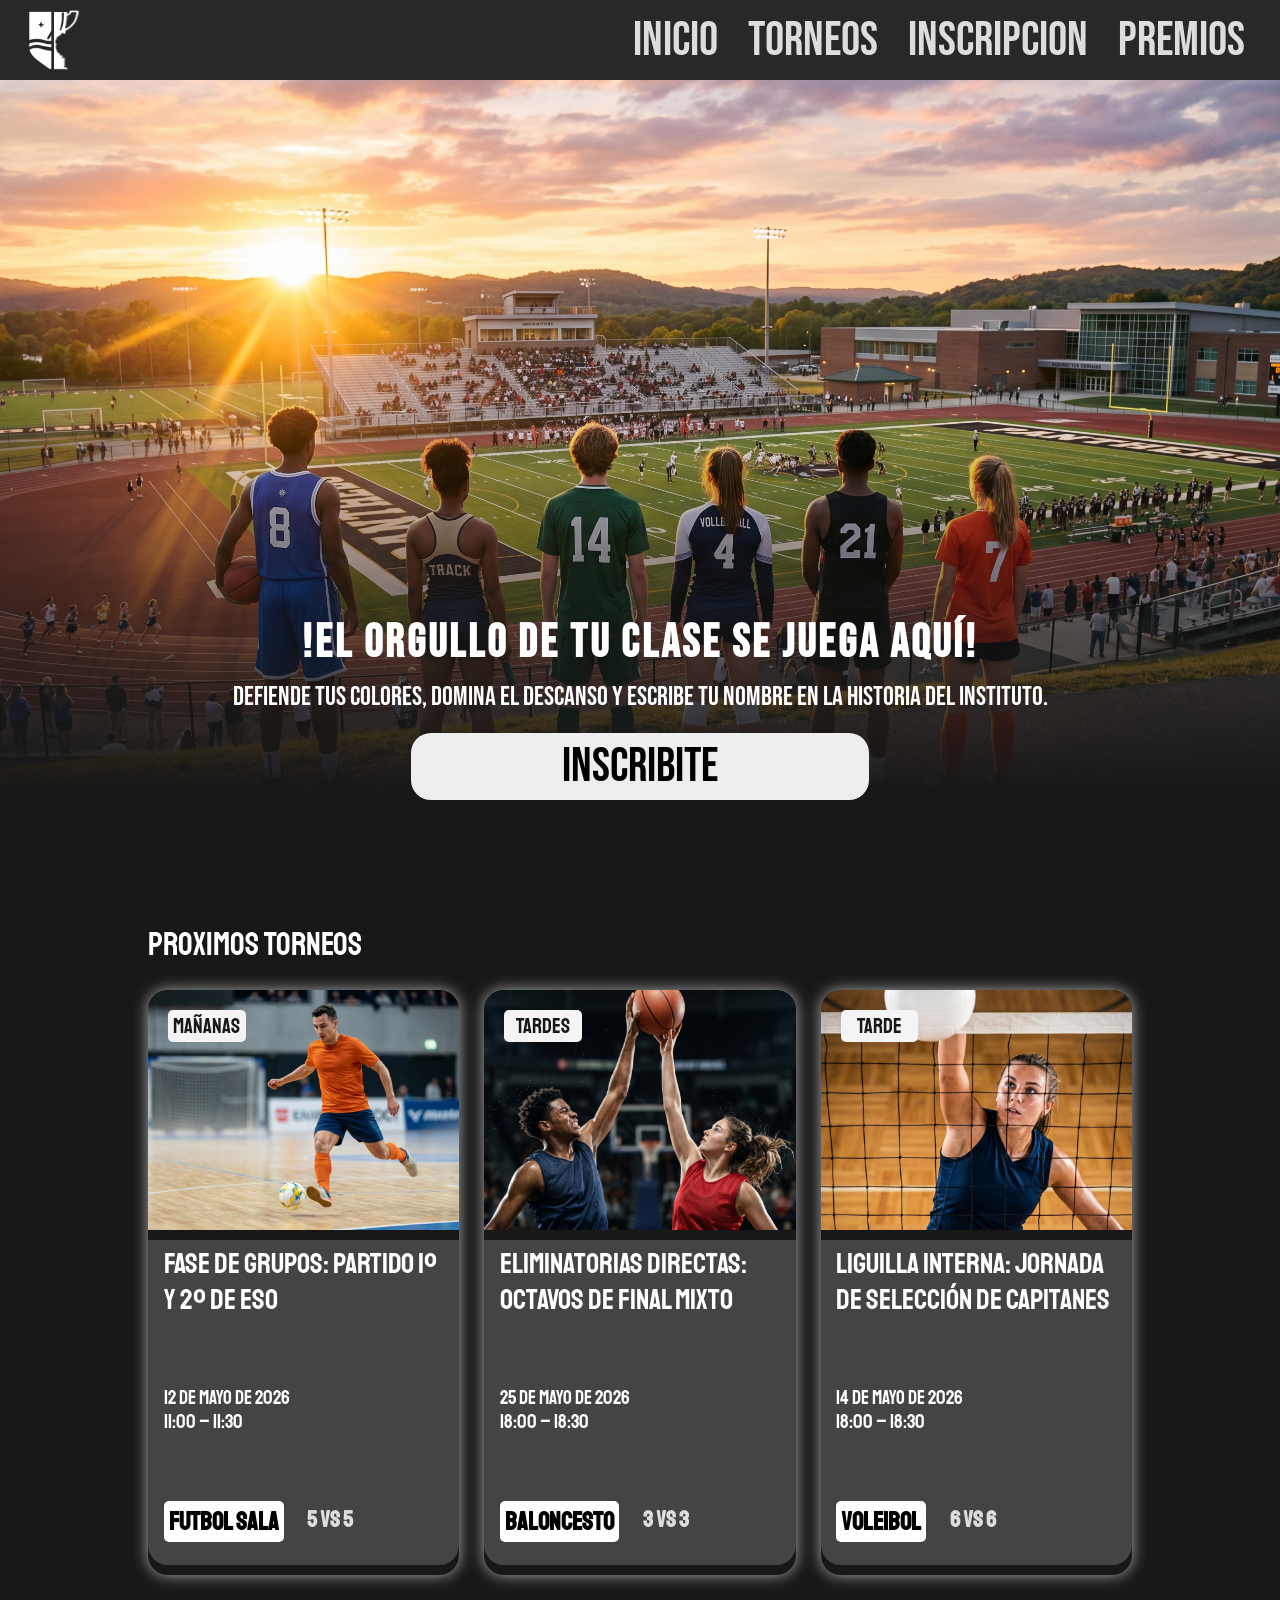
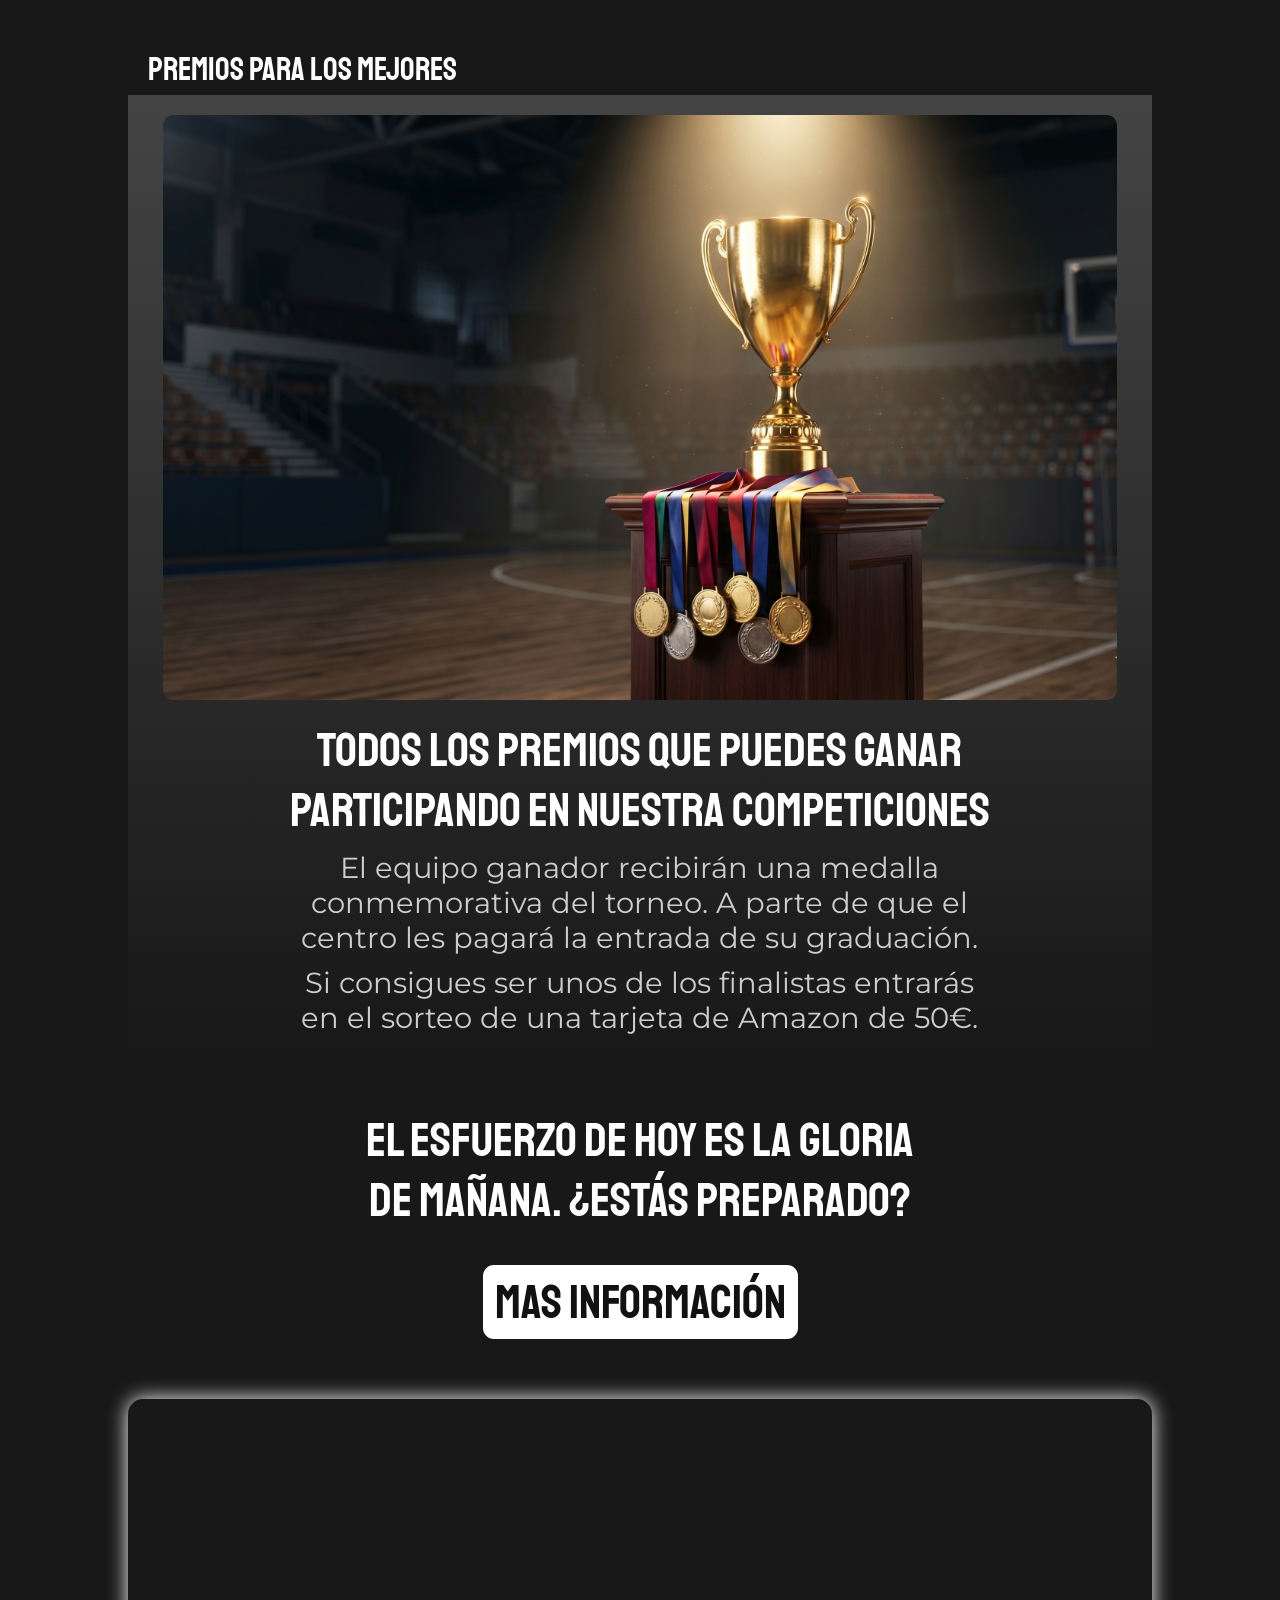
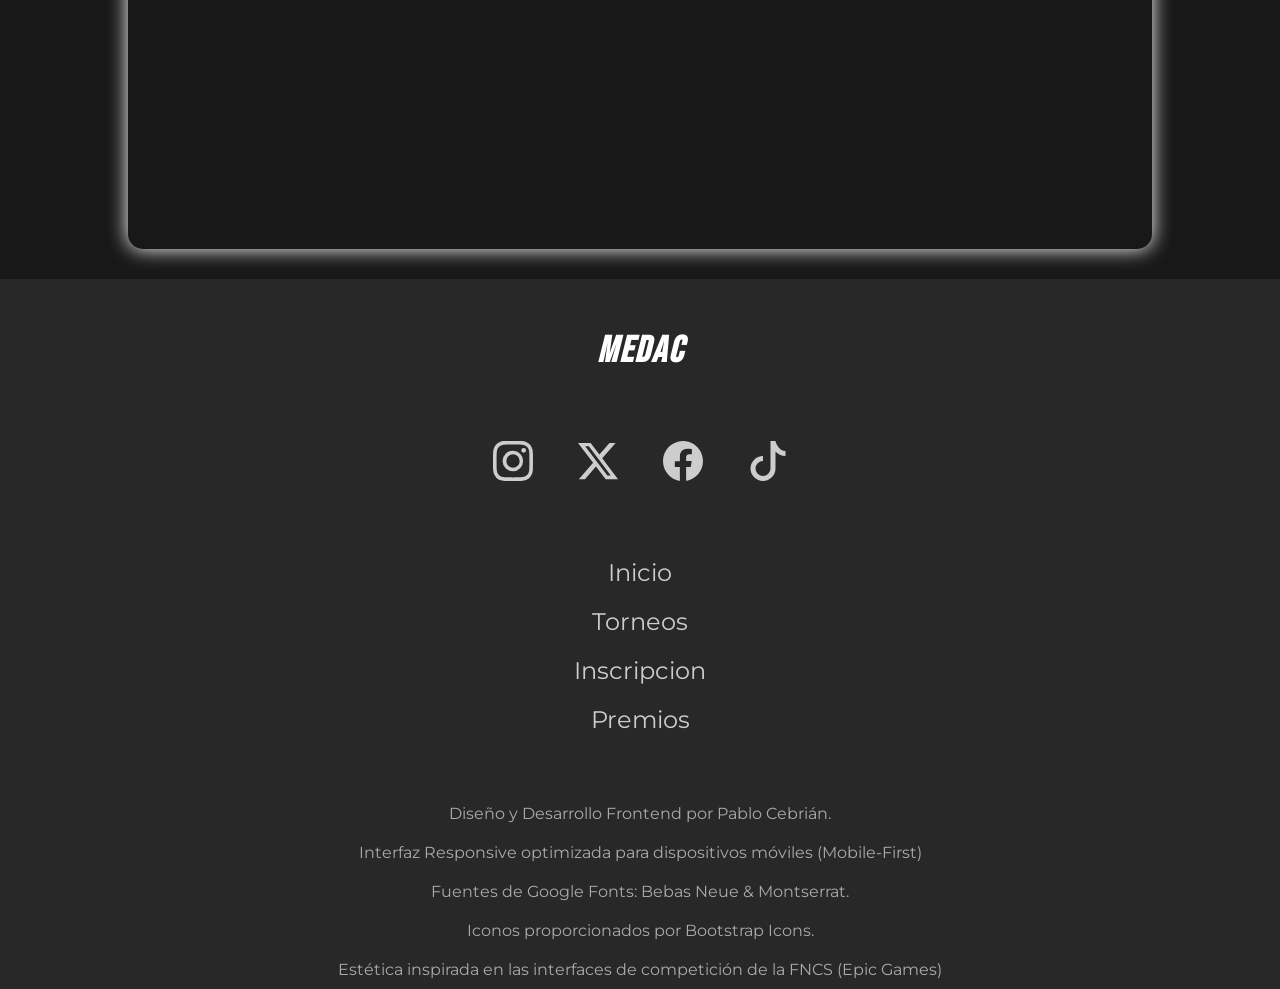
<file: index.html>
<!DOCTYPE html>
<html lang="en">
<head>
    <meta charset="UTF-8">
    <meta name="viewport" content="width=device-width, initial-scale=1.0">
    <title>Torneo Medac</title>
    <link rel="stylesheet" href="styles.css">

    <!--FUENTES-->
    <link rel="preconnect" href="https://fonts.googleapis.com">
    <link rel="preconnect" href="https://fonts.gstatic.com" crossorigin>
    <link href="https://fonts.googleapis.com/css2?family=Bebas+Neue&family=Instrument+Serif:ital@0;1&family=Montserrat:ital,wght@0,100..900;1,100..900&family=Oswald:wght@200..700&family=Staatliches&display=swap" rel="stylesheet">
</head>
<body>
    <header class="header">
        <div class="header__image">
            <img src="img/logo.png" class="header__image" alt="">
        </div>
        <nav class="header__nav">
            <input type="checkbox" id="nav-checkbox">
            <label class="header__nav-button" for="nav-checkbox">=</label>
            <ul class="header__list-nav">
                <li class="header__list-item"><a href="#">Inicio</a></li>
                <li class="header__list-item"><a href="torneos.html">Torneos</a></li>
                <li class="header__list-item"><a href="inscripcion.html">Inscripcion</a></li>
                <li class="header__list-item"><a href="premios.html">Premios</a></li>
            </ul>
        </nav>
    </header>

    <main>
        <div class="portada">
            <div class="portada__texto">
                <h2>!El orgullo de tu clase se juega aquí!</h2>
                <p>Defiende tus colores, domina el descanso y escribe tu nombre en la historia del instituto.</p>
                <a href="inscripcion.html" class="portada__boton">Inscribite</a>
            </div>
        </div>
        <div class="inicio__cuerpo">
            <div class="inicio-seccion seccion1">
                <h3 class="seccion__titulo">Proximos Torneos</h3>

                <div class="inicio--carrusel">
                    <a href="" class="proximo-torneo">
                        <div class="torneo__img torneo__img1">
                            <p class="torneo--turno">Mañanas</p>
                        </div>
                        <div class="torneo__info">
                            <p class="info--titulo">Fase de Grupos: Partido 1º y 2º de ESO</p>
                            <div class="info--fecha">
                                <p>12 de mayo de 2026</p>
                                <p>11:00 – 11:30</p>
                            </div>
                            <div class="deporteNumero">
                                <h4>Futbol Sala</h4>
                                <h4>5 vs 5</h4>
                            </div>
                        </div>
                    </a>

                    <a href="" class="proximo-torneo">
                        <div class="torneo__img torneo__img2">
                            <p class="torneo--turno">Tardes</p>
                        </div>
                        <div class="torneo__info">
                            <p class="info--titulo">Eliminatorias Directas: Octavos de Final Mixto</p>
                            <div class="info--fecha">
                                <p>25 de mayo de 2026</p>
                                <p>18:00 – 18:30</p>
                            </div>
                            <div class="deporteNumero">
                                <h4>Baloncesto</h4>
                                <h4>3 vs 3</h4>
                            </div>
                        </div>
                    </a>
    
                    <a href="" class="proximo-torneo">
                        <div class="torneo__img torneo__img3">
                            <p class="torneo--turno">Tarde</p>
                        </div>
                        <div class="torneo__info">
                            <p class="info--titulo">Liguilla Interna: Jornada de Selección de Capitanes</p>
                            <div class="info--fecha">
                                <p>14 de mayo de 2026</p>
                                <p>18:00 – 18:30</p>
                            </div>
                            <div class="deporteNumero">
                                <h4>Voleibol</h4>
                                <h4>6 vs 6</h4>
                            </div>
                        </div>
                    </a>
                </div>
            </div>

            <div class="inicio-seccion seccion2">
                <h3 class="seccion__titulo">Premios Para los Mejores</h3>
                <div class="seccion2--cuerpo">
                    <div class="seccion2--img"></div>
                    <div class="seccion2--texto">
                        <h4>Todos los premios que puedes ganar participando en nuestra competiciones</h4>
                        <p>El equipo ganador recibirán una medalla conmemorativa del torneo.
                        A parte de que el centro les pagará la entrada de su graduación.
                        </p>
                        <p>
                            Si consigues ser unos de los finalistas entrarás en el sorteo de una tarjeta de Amazon de 50€.
                        </p>
                    </div>
                </div>
            </div>

            <div class="inicio-seccion seccion3">
                <h3 class="seccion__titulo">EL ESFUERZO DE HOY ES LA GLORIA DE MAÑANA. ¿ESTÁS PREPARADO?</h3>
                <div class="seccion3--cuerpo">
                    <a href="inscripcion.html#qya__id">Mas información</a>
                </div>
            </div>

            <iframe src="https://www.google.com/maps/embed?pb=!1m18!1m12!1m3!1d1657.5513990771965!2d-1.8571400695805471!3d38.99875524340325!2m3!1f0!2f0!3f0!3m2!1i1024!2i768!4f13.1!3m3!1m2!1s0xd665fbd9867a503%3A0x1275313ec8b82d67!2sDavante%20MEDAC%20Albacete%20%F0%9F%A5%87%20Centro%20FP%20Albacete!5e1!3m2!1ses!2ses!4v1779209923543!5m2!1ses!2ses" width="80%" height="450" style="border:0;" allowfullscreen="" loading="lazy" referrerpolicy="no-referrer-when-downgrade"></iframe>
        </div>
    </main>

    <footer>
        <div class="fotter--media">
            <h3>MEDAC</h3>
            <div class="media--icons">
                <a href="" class="media--enlace ig"><svg xmlns="http://www.w3.org/2000/svg" width="40" height="40" fill="currentColor" class="bi bi-instagram" viewBox="0 0 16 16">
<path d="M8 0C5.829 0 5.556.01 4.703.048 3.85.088 3.269.222 2.76.42a3.9 3.9 0 0 0-1.417.923A3.9 3.9 0 0 0 .42 2.76C.222 3.268.087 3.85.048 4.7.01 5.555 0 5.827 0 8.001c0 2.172.01 2.444.048 3.297.04.852.174 1.433.372 1.942.205.526.478.972.923 1.417.444.445.89.719 1.416.923.51.198 1.09.333 1.942.372C5.555 15.99 5.827 16 8 16s2.444-.01 3.298-.048c.851-.04 1.434-.174 1.943-.372a3.9 3.9 0 0 0 1.416-.923c.445-.445.718-.891.923-1.417.197-.509.332-1.09.372-1.942C15.99 10.445 16 10.173 16 8s-.01-2.445-.048-3.299c-.04-.851-.175-1.433-.372-1.941a3.9 3.9 0 0 0-.923-1.417A3.9 3.9 0 0 0 13.24.42c-.51-.198-1.092-.333-1.943-.372C10.443.01 10.172 0 7.998 0zm-.717 1.442h.718c2.136 0 2.389.007 3.232.046.78.035 1.204.166 1.486.275.373.145.64.319.92.599s.453.546.598.92c.11.281.24.705.275 1.485.039.843.047 1.096.047 3.231s-.008 2.389-.047 3.232c-.035.78-.166 1.203-.275 1.485a2.5 2.5 0 0 1-.599.919c-.28.28-.546.453-.92.598-.28.11-.704.24-1.485.276-.843.038-1.096.047-3.232.047s-2.39-.009-3.233-.047c-.78-.036-1.203-.166-1.485-.276a2.5 2.5 0 0 1-.92-.598 2.5 2.5 0 0 1-.6-.92c-.109-.281-.24-.705-.275-1.485-.038-.843-.046-1.096-.046-3.233s.008-2.388.046-3.231c.036-.78.166-1.204.276-1.486.145-.373.319-.64.599-.92s.546-.453.92-.598c.282-.11.705-.24 1.485-.276.738-.034 1.024-.044 2.515-.045zm4.988 1.328a.96.96 0 1 0 0 1.92.96.96 0 0 0 0-1.92m-4.27 1.122a4.109 4.109 0 1 0 0 8.217 4.109 4.109 0 0 0 0-8.217m0 1.441a2.667 2.667 0 1 1 0 5.334 2.667 2.667 0 0 1 0-5.334"/>
</svg></a>
                <a href="" class="media--enlace"> <svg xmlns="http://www.w3.org/2000/svg" width="40" height="40" fill="currentColor" class="bi bi-twitter-x" viewBox="0 0 16 16">
<path d="M12.6.75h2.454l-5.36 6.142L16 15.25h-4.937l-3.867-5.07-4.425 5.07H.316l5.733-6.57L0 .75h5.063l3.495 4.633L12.601.75Zm-.86 13.028h1.36L4.323 2.145H2.865z"/>
</svg></a>
                <a href="" class="media--enlace"><svg xmlns="http://www.w3.org/2000/svg" width="40" height="40" fill="currentColor" class="bi bi-facebook" viewBox="0 0 16 16">
<path d="M16 8.049c0-4.446-3.582-8.05-8-8.05C3.58 0-.002 3.603-.002 8.05c0 4.017 2.926 7.347 6.75 7.951v-5.625h-2.03V8.05H6.75V6.275c0-2.017 1.195-3.131 3.022-3.131.876 0 1.791.157 1.791.157v1.98h-1.009c-.993 0-1.303.621-1.303 1.258v1.51h2.218l-.354 2.326H9.25V16c3.824-.604 6.75-3.934 6.75-7.951"/>
</svg></a>
                <a href="" class="media--enlace"><svg xmlns="http://www.w3.org/2000/svg" width="40" height="40" fill="currentColor" class="bi bi-tiktok" viewBox="0 0 16 16">
<path d="M9 0h1.98c.144.715.54 1.617 1.235 2.512C12.895 3.389 13.797 4 15 4v2c-1.753 0-3.07-.814-4-1.829V11a5 5 0 1 1-5-5v2a3 3 0 1 0 3 3z"/>
</svg></a>
            </div>
        </div>

        <div class="footer--cuerpo">
            <a href="#" class="footer--link">Inicio</a>
            <a href="torneos.html" class="footer--link">Torneos</a>
            <a href="inscripcion.html" class="footer--link">Inscripcion</a>
            <a href="premios.html" class="footer--link">Premios</a>
        </div>

        <div class="footer--creditos">
            <p>Diseño y Desarrollo Frontend por Pablo Cebrián.</p>
            <p>Interfaz Responsive optimizada para dispositivos móviles (Mobile-First)</p>
            <p>Fuentes de Google Fonts: Bebas Neue & Montserrat.</p>
            <p>Iconos proporcionados por Bootstrap Icons.</p>
            <p>Estética inspirada en las interfaces de competición de la FNCS (Epic Games)</p>
        </div>
    </footer>
</body>
</html>
</file>
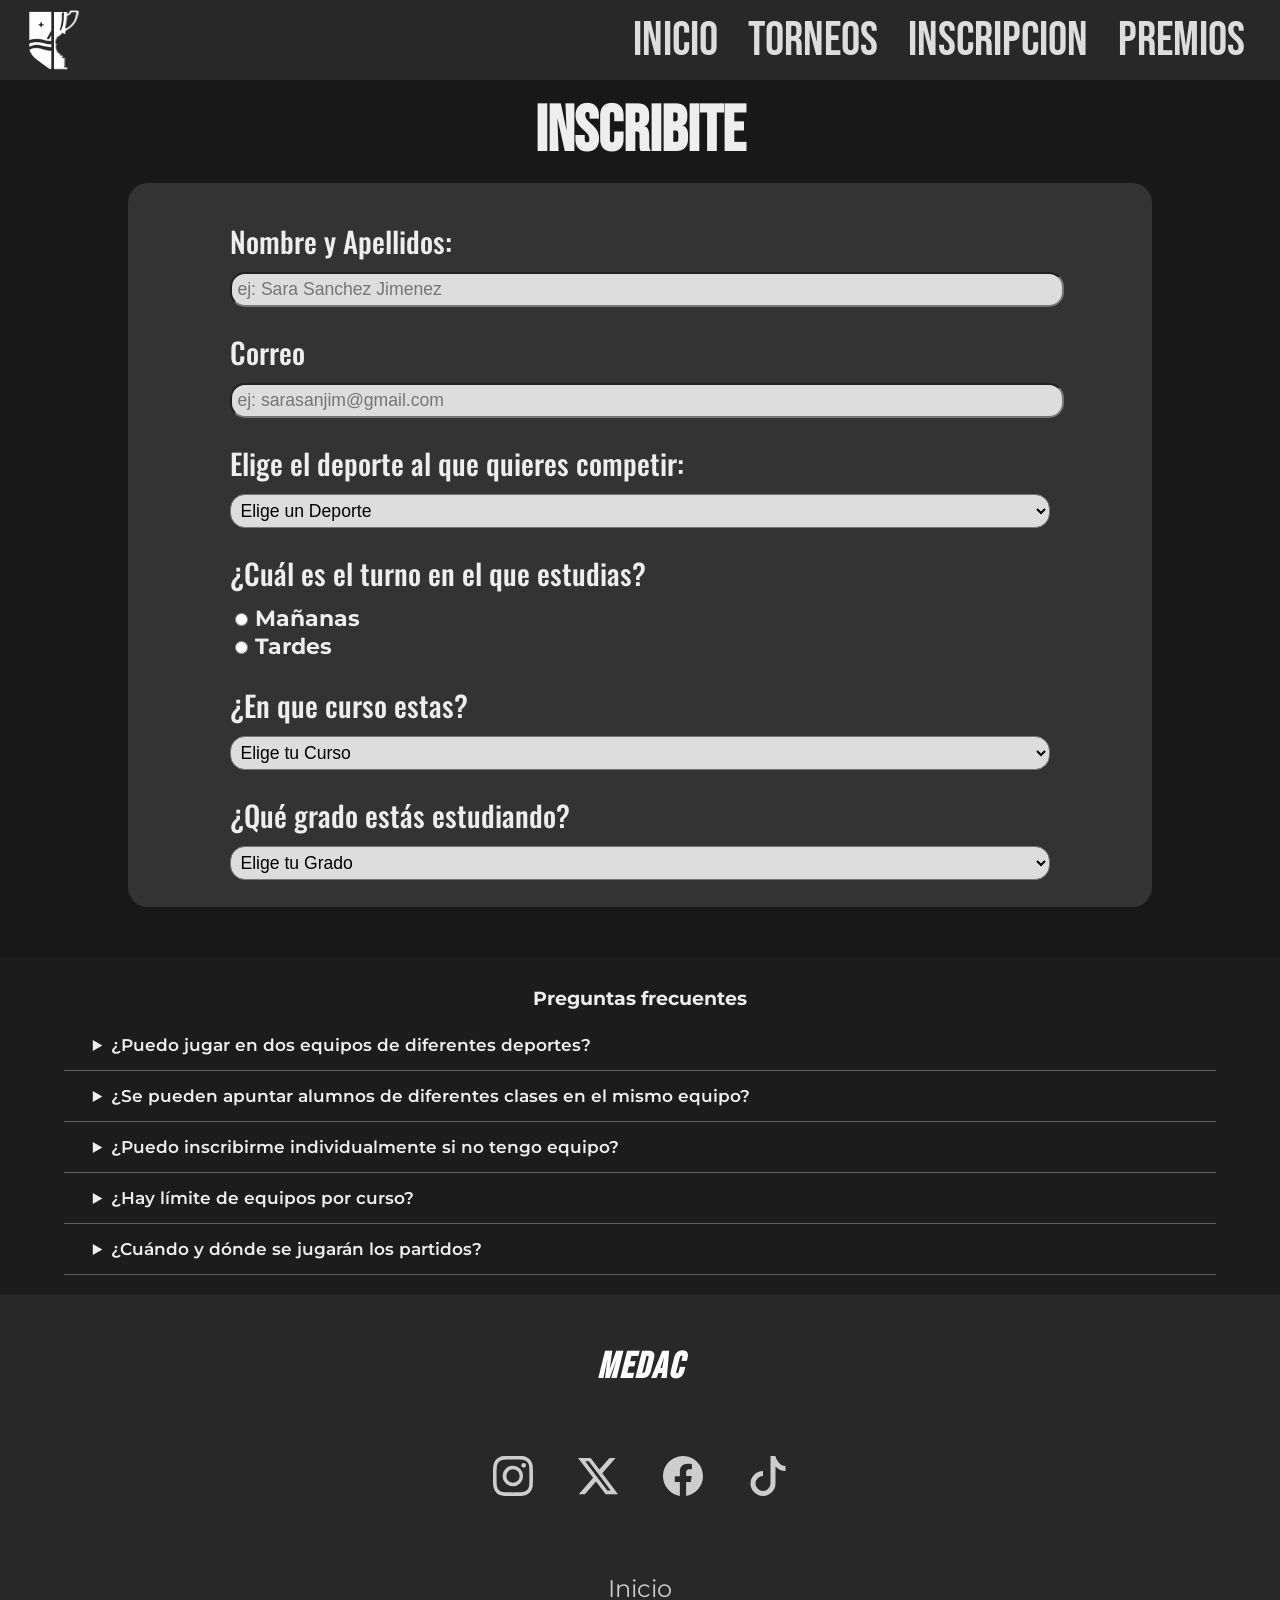
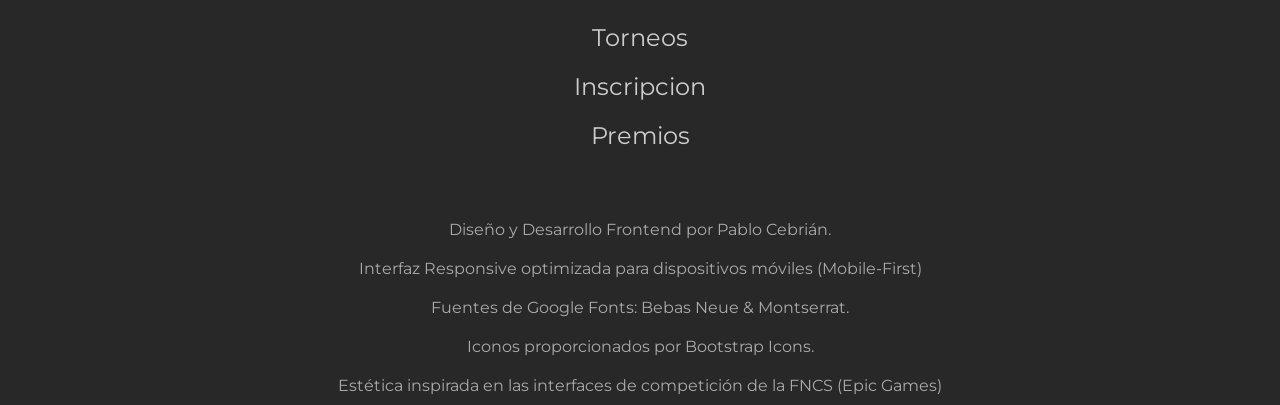
<file: inscripcion.html>
<!DOCTYPE html>
<html lang="en">
<head>
    <meta charset="UTF-8">
    <meta name="viewport" content="width=device-width, initial-scale=1.0">
    <title>Torneo Medac</title>
    <link rel="stylesheet" href="styles.css">

    <!--FUENTES-->
    <link rel="preconnect" href="https://fonts.googleapis.com">
    <link rel="preconnect" href="https://fonts.gstatic.com" crossorigin>
    <link href="https://fonts.googleapis.com/css2?family=Bebas+Neue&family=Instrument+Serif:ital@0;1&family=Montserrat:ital,wght@0,100..900;1,100..900&family=Oswald:wght@200..700&family=Staatliches&display=swap" rel="stylesheet">
</head>
<body>
    <header class="header">
        <div class="header__image">
            <img src="img/logo.png" class="header__image" alt="">
        </div>
        <nav class="header__nav">
            <input type="checkbox" id="nav-checkbox">
            <label class="header__nav-button" for="nav-checkbox">=</label>
            <ul class="header__list-nav">
                <li class="header__list-item"><a href="index.html">Inicio</a></li>
                <li class="header__list-item"><a href="torneos.html">Torneos</a></li>
                <li class="header__list-item"><a href="#">Inscripcion</a></li>
                <li class="header__list-item"><a href="premios.html">Premios</a></li>
            </ul>
        </nav>
    </header>

    <main>
        <div class="inscripcion">
            <h2>Inscribite</h2>
            <form class="inscripcion__form" action="">
                <div class="inscripcion__apartado">
                    <p>Nombre y Apellidos: </p>
                    <input type="text" class="apartado--select" placeholder="ej: Sara Sanchez Jimenez">
                </div>
                <div class="inscripcion__apartado">
                    <p>Correo</p>
                    <input type="email" class="apartado--select" placeholder="ej: sarasanjim@gmail.com">
                </div>
                <div class="inscripcion__apartado">
                    <p>Elige el deporte al que quieres competir:</p>
                    <select class="apartado--select" name="" id="">
                        <option selected disabled hidden value="">Elige un Deporte</option>
                        <option value="">Futbol Sala</option>
                        <option value="">Volleyball</option>
                        <option value="">Baloncesto</option>
                        <option value="">Pickelball</option>
                    </select>
                </div>
                <div class="inscripcion__apartado apartado--turno">
                    <p>¿Cuál es el turno en el que estudias?</p>
                    <div class="turnos--inscripcion">
                        <div>
                            <input type="radio" id="manana-option" name="turnos">
                            <label for="manana-option">Mañanas</label>
                        </div>
                        <div>
                            <input type="radio" id="tarde-option" name="turnos">
                            <label for="tarde-option">Tardes</label>
                        </div>
                    </div>
                </div>
                <div class="inscripcion__apartado">
                    <p>¿En que curso estas?</p>
                    <select class="apartado--select" name="" id="">
                        <option selected disabled hidden value="">Elige tu Curso</option>
                        <option value="">1º</option>
                        <option value="">2º</option>
                    </select>
                </div>
                <div class="inscripcion__apartado">
                    <p>¿Qué grado estás estudiando?</p>
                    <select class="apartado--select" name="grado" id="grado">
                        <option selected disabled hidden value="">Elige tu Grado</option>
            
                            <option value="teco">GM TEGI</option>
                            <option value="tsaf">GS Acondicionamiento Físico (TSAF)</option>
                            <option value="farmacia">GM Farmacia y Parafarmacia</option>
                            <option value="higiene">GS Higiene Bucodental</option>
                            <option value="dietetica">GS Dietética</option>
                            <option value="laboratorio">GS Laboratorio Clínico y Biomédico</option>
                            <option value="infantil">GS Educación Infantil</option>
                            <option value="integracion">GS Integración Social</option>
                            <option value="daw">GS DAW</option>
                            <option value="marketing">GS Marketing y Publicidad</option>
                            <option value="administracion">GS Administración y Finanzas</option>
                    </select>
                </div>
            </form>
        </div>

        <div class="qya__section" id="qya__id">
            <h3>Preguntas frecuentes</h3>
            
            <div class="qya__preguntas">
                <details>
                    <summary>¿Puedo jugar en dos equipos de diferentes deportes?</summary>
                    <p>Puedes jugar en tantos equipos como quieras, siempre y cuando esos equipos no compitan en el mismo torneo</p>
                </details>
                
                <details>
                    <summary>¿Se pueden apuntar alumnos de diferentes clases en el mismo equipo?</summary>
                    <p>Solo si su clase no tiene paricipantes suficientes para formar un equipo</p>
                </details>

                <details>
                    <summary>¿Puedo inscribirme individualmente si no tengo equipo?</summary>
                    <p>Sí, indícalo en el formulario como "Jugador Libre" y te asignaremos a un equipo mixto si hay plazas disponibles.</p>
                </details>

                <details>
                    <summary>¿Hay límite de equipos por curso?</summary>
                    <p>Máximo 2 equipos por curso/clase.</p>
                </details>

                <details>
                    <summary>¿Cuándo y dónde se jugarán los partidos?</summary>
                    <p>Los partidos se jugaran en el pabellon del centro durante los descansos.</p>
                </details>
            </div>
        </div>
        
    </main>

    <footer>
        <div class="fotter--media">
            <h3>MEDAC</h3>
            <div class="media--icons">
                <a href="" class="media--enlace ig"><svg xmlns="http://www.w3.org/2000/svg" width="40" height="40" fill="currentColor" class="bi bi-instagram" viewBox="0 0 16 16">
<path d="M8 0C5.829 0 5.556.01 4.703.048 3.85.088 3.269.222 2.76.42a3.9 3.9 0 0 0-1.417.923A3.9 3.9 0 0 0 .42 2.76C.222 3.268.087 3.85.048 4.7.01 5.555 0 5.827 0 8.001c0 2.172.01 2.444.048 3.297.04.852.174 1.433.372 1.942.205.526.478.972.923 1.417.444.445.89.719 1.416.923.51.198 1.09.333 1.942.372C5.555 15.99 5.827 16 8 16s2.444-.01 3.298-.048c.851-.04 1.434-.174 1.943-.372a3.9 3.9 0 0 0 1.416-.923c.445-.445.718-.891.923-1.417.197-.509.332-1.09.372-1.942C15.99 10.445 16 10.173 16 8s-.01-2.445-.048-3.299c-.04-.851-.175-1.433-.372-1.941a3.9 3.9 0 0 0-.923-1.417A3.9 3.9 0 0 0 13.24.42c-.51-.198-1.092-.333-1.943-.372C10.443.01 10.172 0 7.998 0zm-.717 1.442h.718c2.136 0 2.389.007 3.232.046.78.035 1.204.166 1.486.275.373.145.64.319.92.599s.453.546.598.92c.11.281.24.705.275 1.485.039.843.047 1.096.047 3.231s-.008 2.389-.047 3.232c-.035.78-.166 1.203-.275 1.485a2.5 2.5 0 0 1-.599.919c-.28.28-.546.453-.92.598-.28.11-.704.24-1.485.276-.843.038-1.096.047-3.232.047s-2.39-.009-3.233-.047c-.78-.036-1.203-.166-1.485-.276a2.5 2.5 0 0 1-.92-.598 2.5 2.5 0 0 1-.6-.92c-.109-.281-.24-.705-.275-1.485-.038-.843-.046-1.096-.046-3.233s.008-2.388.046-3.231c.036-.78.166-1.204.276-1.486.145-.373.319-.64.599-.92s.546-.453.92-.598c.282-.11.705-.24 1.485-.276.738-.034 1.024-.044 2.515-.045zm4.988 1.328a.96.96 0 1 0 0 1.92.96.96 0 0 0 0-1.92m-4.27 1.122a4.109 4.109 0 1 0 0 8.217 4.109 4.109 0 0 0 0-8.217m0 1.441a2.667 2.667 0 1 1 0 5.334 2.667 2.667 0 0 1 0-5.334"/>
</svg></a>
                <a href="" class="media--enlace"> <svg xmlns="http://www.w3.org/2000/svg" width="40" height="40" fill="currentColor" class="bi bi-twitter-x" viewBox="0 0 16 16">
<path d="M12.6.75h2.454l-5.36 6.142L16 15.25h-4.937l-3.867-5.07-4.425 5.07H.316l5.733-6.57L0 .75h5.063l3.495 4.633L12.601.75Zm-.86 13.028h1.36L4.323 2.145H2.865z"/>
</svg></a>
                <a href="" class="media--enlace"><svg xmlns="http://www.w3.org/2000/svg" width="40" height="40" fill="currentColor" class="bi bi-facebook" viewBox="0 0 16 16">
<path d="M16 8.049c0-4.446-3.582-8.05-8-8.05C3.58 0-.002 3.603-.002 8.05c0 4.017 2.926 7.347 6.75 7.951v-5.625h-2.03V8.05H6.75V6.275c0-2.017 1.195-3.131 3.022-3.131.876 0 1.791.157 1.791.157v1.98h-1.009c-.993 0-1.303.621-1.303 1.258v1.51h2.218l-.354 2.326H9.25V16c3.824-.604 6.75-3.934 6.75-7.951"/>
</svg></a>
                <a href="" class="media--enlace"><svg xmlns="http://www.w3.org/2000/svg" width="40" height="40" fill="currentColor" class="bi bi-tiktok" viewBox="0 0 16 16">
<path d="M9 0h1.98c.144.715.54 1.617 1.235 2.512C12.895 3.389 13.797 4 15 4v2c-1.753 0-3.07-.814-4-1.829V11a5 5 0 1 1-5-5v2a3 3 0 1 0 3 3z"/>
</svg></a>
            </div>
        </div>

        <div class="footer--cuerpo">
            <a href="index.html" class="footer--link">Inicio</a>
            <a href="torneos.html" class="footer--link">Torneos</a>
            <a href="#" class="footer--link">Inscripcion</a>
            <a href="premios.html" class="footer--link">Premios</a>
        </div>

        <div class="footer--creditos">
            <p>Diseño y Desarrollo Frontend por Pablo Cebrián.</p>
            <p>Interfaz Responsive optimizada para dispositivos móviles (Mobile-First)</p>
            <p>Fuentes de Google Fonts: Bebas Neue & Montserrat.</p>
            <p>Iconos proporcionados por Bootstrap Icons.</p>
            <p>Estética inspirada en las interfaces de competición de la FNCS (Epic Games)</p>
        </div>
    </footer>
</body>
</html>
</file>
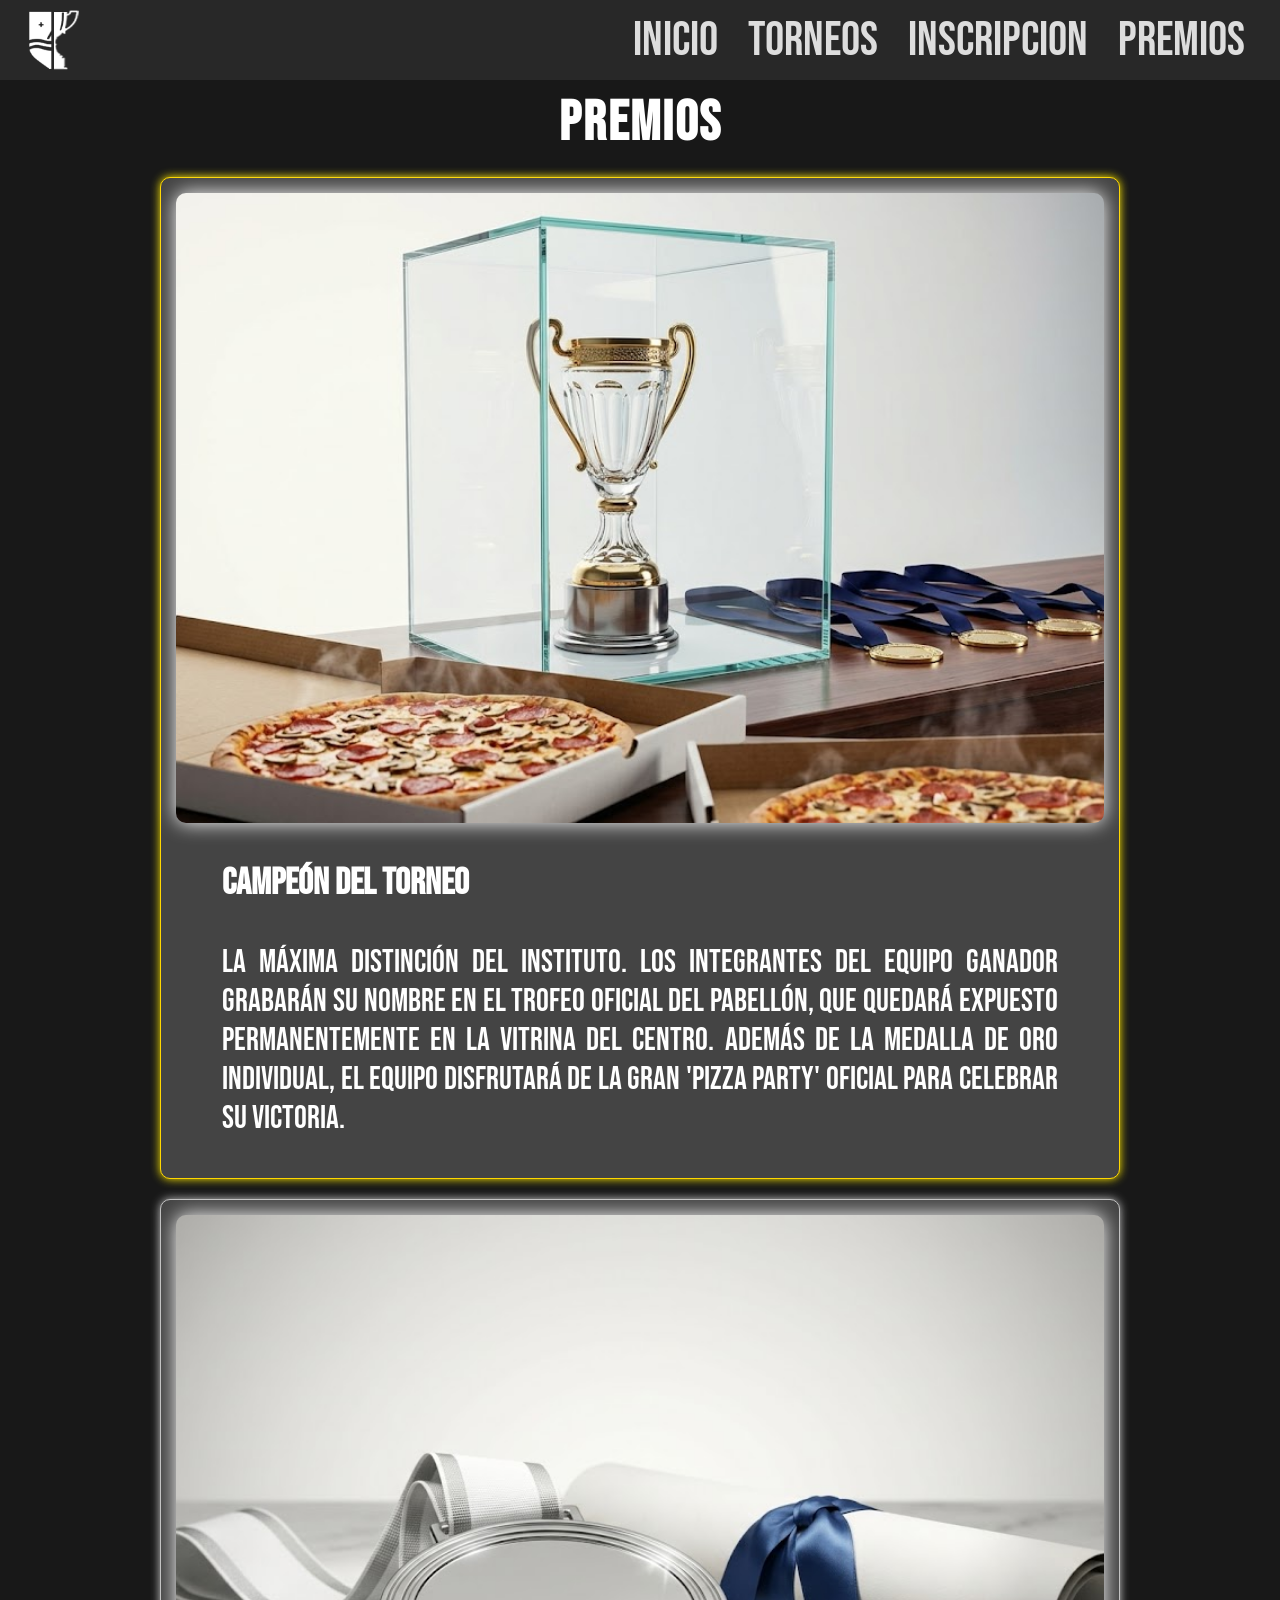
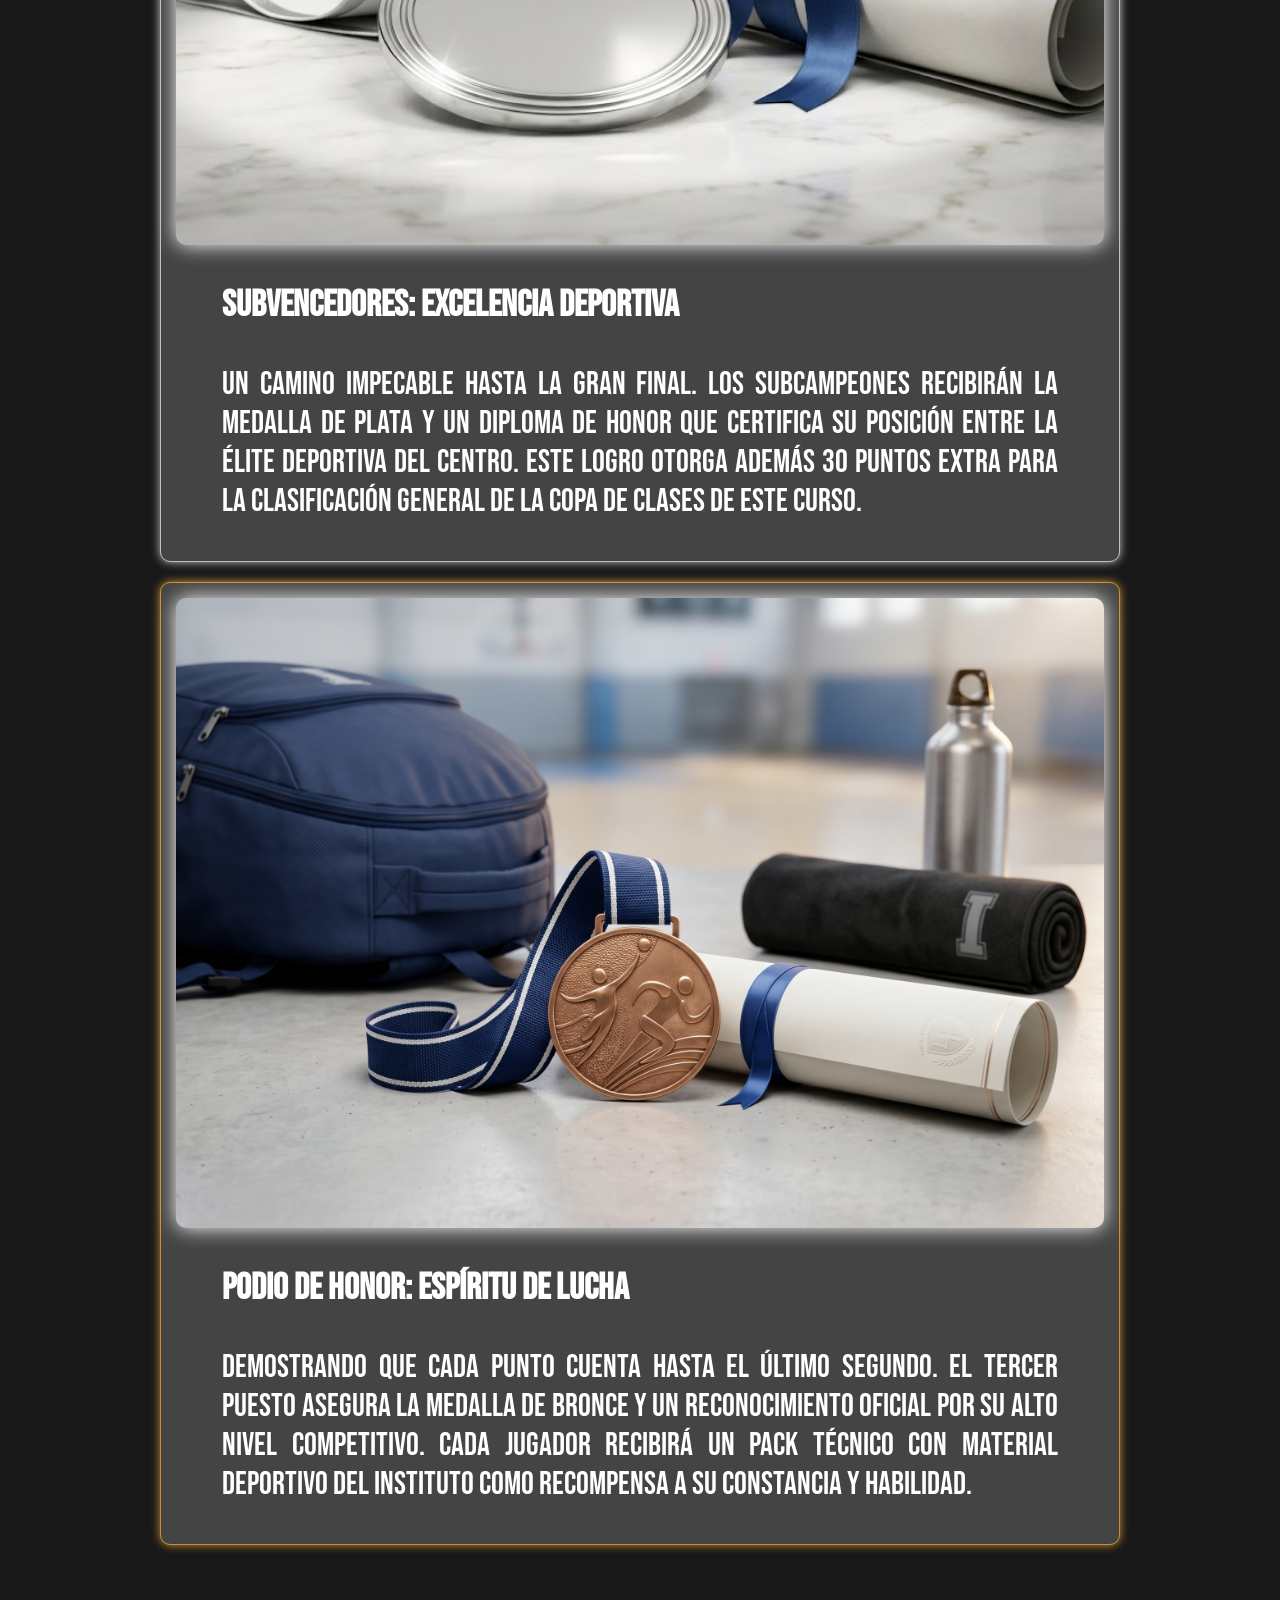
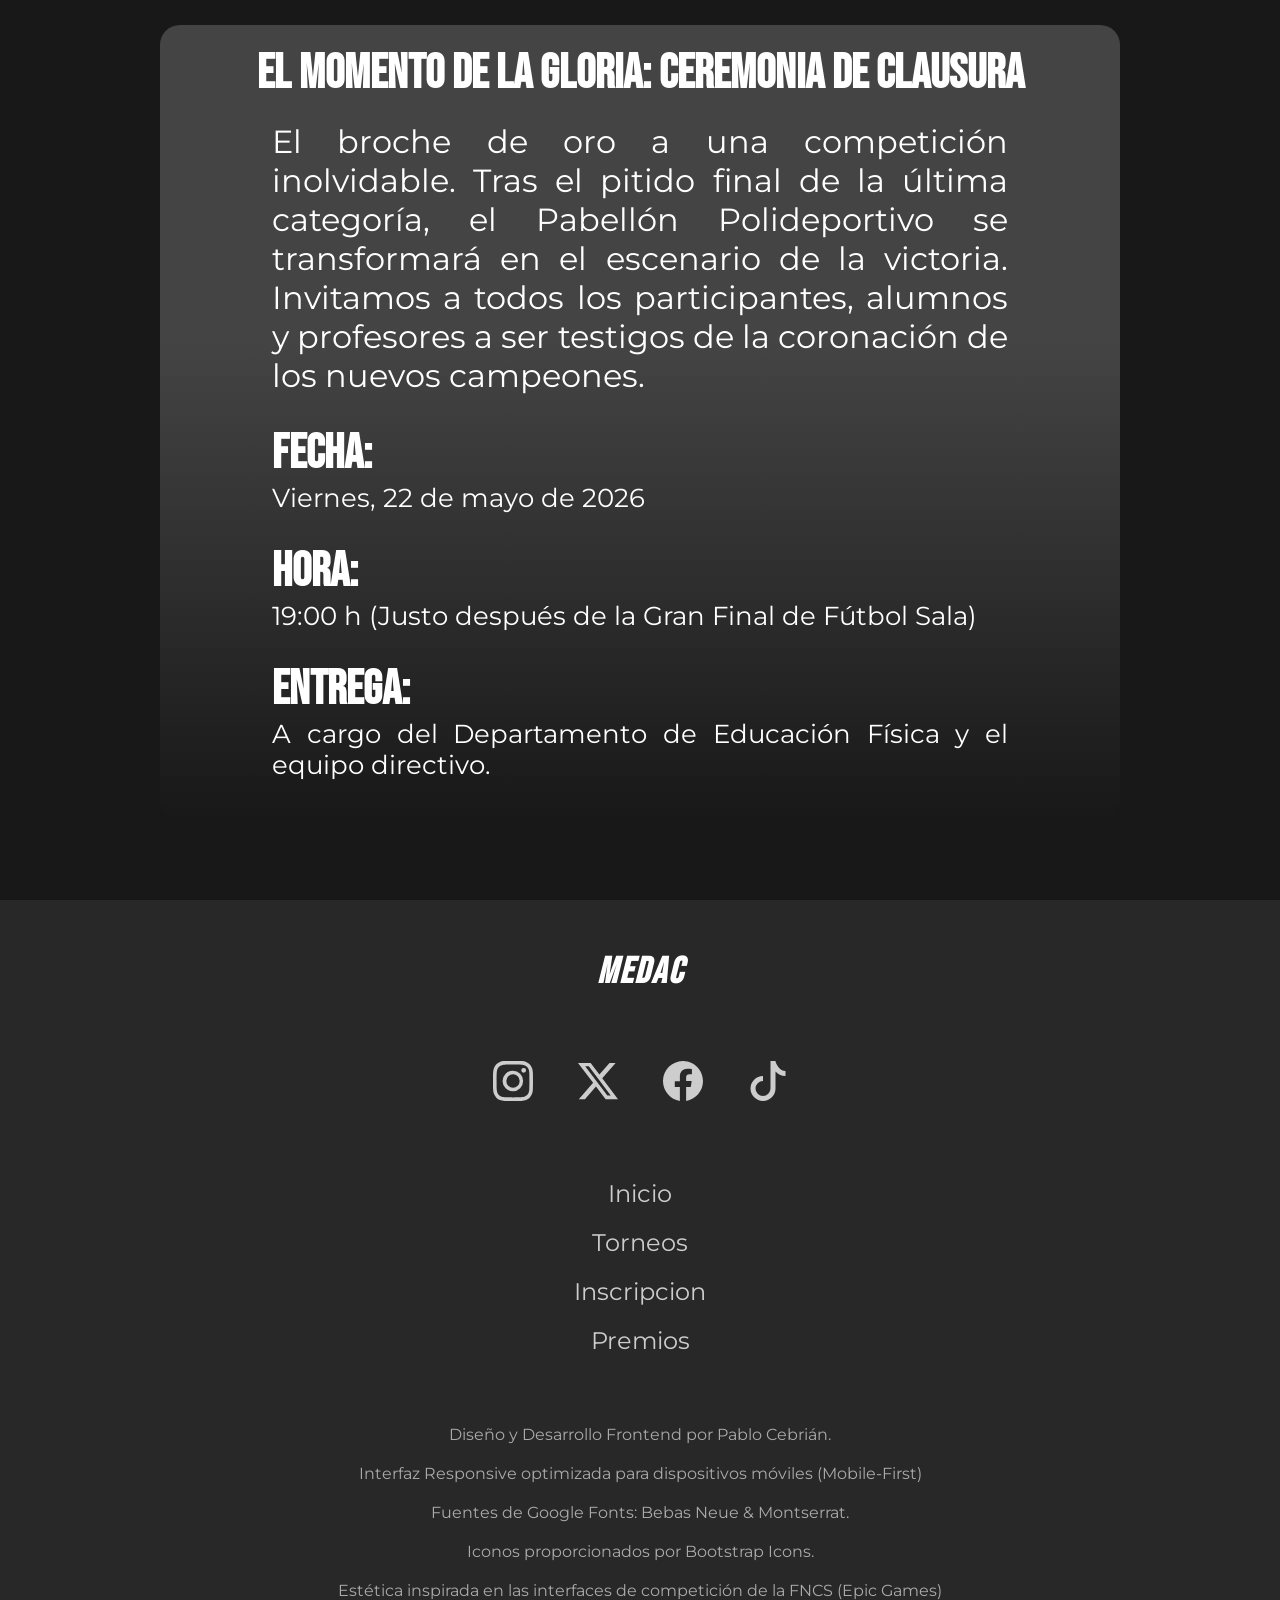
<file: premios.html>
<!DOCTYPE html>
<html lang="en">
<head>
    <meta charset="UTF-8">
    <meta name="viewport" content="width=device-width, initial-scale=1.0">
    <title>Torneo Medac</title>
    <link rel="stylesheet" href="styles.css">

    <!--FUENTES-->
    <link rel="preconnect" href="https://fonts.googleapis.com">
    <link rel="preconnect" href="https://fonts.gstatic.com" crossorigin>
    <link href="https://fonts.googleapis.com/css2?family=Bebas+Neue&family=Instrument+Serif:ital@0;1&family=Montserrat:ital,wght@0,100..900;1,100..900&family=Oswald:wght@200..700&family=Staatliches&display=swap" rel="stylesheet">
</head>
<body>
    <header class="header">
        <div class="header__image">
            <img src="img/logo.png" class="header__image" alt="">
        </div>
        <nav class="header__nav">
            <input type="checkbox" id="nav-checkbox">
            <label class="header__nav-button" for="nav-checkbox">=</label>
            <ul class="header__list-nav">
                <li class="header__list-item"><a href="index.html">Inicio</a></li>
                <li class="header__list-item"><a href="torneos.html">Torneos</a></li>
                <li class="header__list-item"><a href="inscripcion.html">Inscripcion</a></li>
                <li class="header__list-item"><a href="#">Premios</a></li>
            </ul>
        </nav>
    </header>

    <main>
        <div class="premios__page">
            
            <h2>Premios</h2>
            <div class="premios--section section--1">
                <div class="premios--img premio--img1"></div>
                <div class="premios--text">
                    <h3>CAMPEÓN DEL TORNEO</h3>
                    <p>La máxima distinción del instituto. Los integrantes del equipo ganador grabarán su nombre en el Trofeo Oficial del Pabellón, que quedará expuesto permanentemente en la vitrina del centro. Además de la medalla de oro individual, el equipo disfrutará de la Gran 'Pizza Party' oficial para celebrar su victoria.</p>
                </div>
            </div>
            <div class="premios--section section--2">
                <div class="premios--img premio--img2"></div>
                <div class="premios--text">
                    <h3>SUBVENCEDORES: EXCELENCIA DEPORTIVA</h3>
                    <p>Un camino impecable hasta la gran final. Los subcampeones recibirán la Medalla de Plata y un diploma de honor que certifica su posición entre la élite deportiva del centro. Este logro otorga además 30 puntos extra para la clasificación general de la Copa de Clases de este curso.</p>
                </div>
            </div>
            <div class="premios--section section--3">
                <div class="premios--img premio--img3"></div>
                <div class="premios--text">
                    <h3>PODIO DE HONOR: ESPÍRITU DE LUCHA</h3>
                    <p>Demostrando que cada punto cuenta hasta el último segundo. El tercer puesto asegura la Medalla de Bronce y un reconocimiento oficial por su alto nivel competitivo. Cada jugador recibirá un Pack Técnico con material deportivo del instituto como recompensa a su constancia y habilidad.</p>
                </div>
            </div>

            <div class="premios__entrega">
                <h3>EL MOMENTO DE LA GLORIA: CEREMONIA DE CLAUSURA</h3>
                <div class="entrega--texto">
                    <p>El broche de oro a una competición inolvidable. Tras el pitido final de la última categoría, el Pabellón Polideportivo se transformará en el escenario de la victoria. Invitamos a todos los participantes, alumnos y profesores a ser testigos de la coronación de los nuevos campeones.</p>

                    <div class="entrega--info">
                        <h4>Fecha:</h4>
                        <p>Viernes, 22 de mayo de 2026</p>
                    </div>
                    <div class="entrega--info">
                        <h4>Hora:</h4>
                        <p>19:00 h (Justo después de la Gran Final de Fútbol Sala)</p>
                    </div>
                    <div class="entrega--info">
                        <h4>Entrega: </h4>
                        <p>A cargo del Departamento de Educación Física y el equipo directivo.</p>
                    </div>
                </div>
            </div>
        </div>

        
    </main>

        <footer>
        <div class="fotter--media">
            <h3>MEDAC</h3>
            <div class="media--icons">
                <a href="" class="media--enlace ig"><svg xmlns="http://www.w3.org/2000/svg" width="40" height="40" fill="currentColor" class="bi bi-instagram" viewBox="0 0 16 16">
<path d="M8 0C5.829 0 5.556.01 4.703.048 3.85.088 3.269.222 2.76.42a3.9 3.9 0 0 0-1.417.923A3.9 3.9 0 0 0 .42 2.76C.222 3.268.087 3.85.048 4.7.01 5.555 0 5.827 0 8.001c0 2.172.01 2.444.048 3.297.04.852.174 1.433.372 1.942.205.526.478.972.923 1.417.444.445.89.719 1.416.923.51.198 1.09.333 1.942.372C5.555 15.99 5.827 16 8 16s2.444-.01 3.298-.048c.851-.04 1.434-.174 1.943-.372a3.9 3.9 0 0 0 1.416-.923c.445-.445.718-.891.923-1.417.197-.509.332-1.09.372-1.942C15.99 10.445 16 10.173 16 8s-.01-2.445-.048-3.299c-.04-.851-.175-1.433-.372-1.941a3.9 3.9 0 0 0-.923-1.417A3.9 3.9 0 0 0 13.24.42c-.51-.198-1.092-.333-1.943-.372C10.443.01 10.172 0 7.998 0zm-.717 1.442h.718c2.136 0 2.389.007 3.232.046.78.035 1.204.166 1.486.275.373.145.64.319.92.599s.453.546.598.92c.11.281.24.705.275 1.485.039.843.047 1.096.047 3.231s-.008 2.389-.047 3.232c-.035.78-.166 1.203-.275 1.485a2.5 2.5 0 0 1-.599.919c-.28.28-.546.453-.92.598-.28.11-.704.24-1.485.276-.843.038-1.096.047-3.232.047s-2.39-.009-3.233-.047c-.78-.036-1.203-.166-1.485-.276a2.5 2.5 0 0 1-.92-.598 2.5 2.5 0 0 1-.6-.92c-.109-.281-.24-.705-.275-1.485-.038-.843-.046-1.096-.046-3.233s.008-2.388.046-3.231c.036-.78.166-1.204.276-1.486.145-.373.319-.64.599-.92s.546-.453.92-.598c.282-.11.705-.24 1.485-.276.738-.034 1.024-.044 2.515-.045zm4.988 1.328a.96.96 0 1 0 0 1.92.96.96 0 0 0 0-1.92m-4.27 1.122a4.109 4.109 0 1 0 0 8.217 4.109 4.109 0 0 0 0-8.217m0 1.441a2.667 2.667 0 1 1 0 5.334 2.667 2.667 0 0 1 0-5.334"/>
</svg></a>
                <a href="" class="media--enlace"> <svg xmlns="http://www.w3.org/2000/svg" width="40" height="40" fill="currentColor" class="bi bi-twitter-x" viewBox="0 0 16 16">
<path d="M12.6.75h2.454l-5.36 6.142L16 15.25h-4.937l-3.867-5.07-4.425 5.07H.316l5.733-6.57L0 .75h5.063l3.495 4.633L12.601.75Zm-.86 13.028h1.36L4.323 2.145H2.865z"/>
</svg></a>
                <a href="" class="media--enlace"><svg xmlns="http://www.w3.org/2000/svg" width="40" height="40" fill="currentColor" class="bi bi-facebook" viewBox="0 0 16 16">
<path d="M16 8.049c0-4.446-3.582-8.05-8-8.05C3.58 0-.002 3.603-.002 8.05c0 4.017 2.926 7.347 6.75 7.951v-5.625h-2.03V8.05H6.75V6.275c0-2.017 1.195-3.131 3.022-3.131.876 0 1.791.157 1.791.157v1.98h-1.009c-.993 0-1.303.621-1.303 1.258v1.51h2.218l-.354 2.326H9.25V16c3.824-.604 6.75-3.934 6.75-7.951"/>
</svg></a>
                <a href="" class="media--enlace"><svg xmlns="http://www.w3.org/2000/svg" width="40" height="40" fill="currentColor" class="bi bi-tiktok" viewBox="0 0 16 16">
<path d="M9 0h1.98c.144.715.54 1.617 1.235 2.512C12.895 3.389 13.797 4 15 4v2c-1.753 0-3.07-.814-4-1.829V11a5 5 0 1 1-5-5v2a3 3 0 1 0 3 3z"/>
</svg></a>
            </div>
        </div>

        <div class="footer--cuerpo">
            <a href="index.html" class="footer--link">Inicio</a>
            <a href="torneos.html" class="footer--link">Torneos</a>
            <a href="inscripcion.html" class="footer--link">Inscripcion</a>
            <a href="premios.html" class="footer--link">Premios</a>
        </div>

        <div class="footer--creditos">
            <p>Diseño y Desarrollo Frontend por Pablo Cebrián.</p>
            <p>Interfaz Responsive optimizada para dispositivos móviles (Mobile-First)</p>
            <p>Fuentes de Google Fonts: Bebas Neue & Montserrat.</p>
            <p>Iconos proporcionados por Bootstrap Icons.</p>
            <p>Estética inspirada en las interfaces de competición de la FNCS (Epic Games)</p>
        </div>
    </footer>
</body>
</html>
</file>
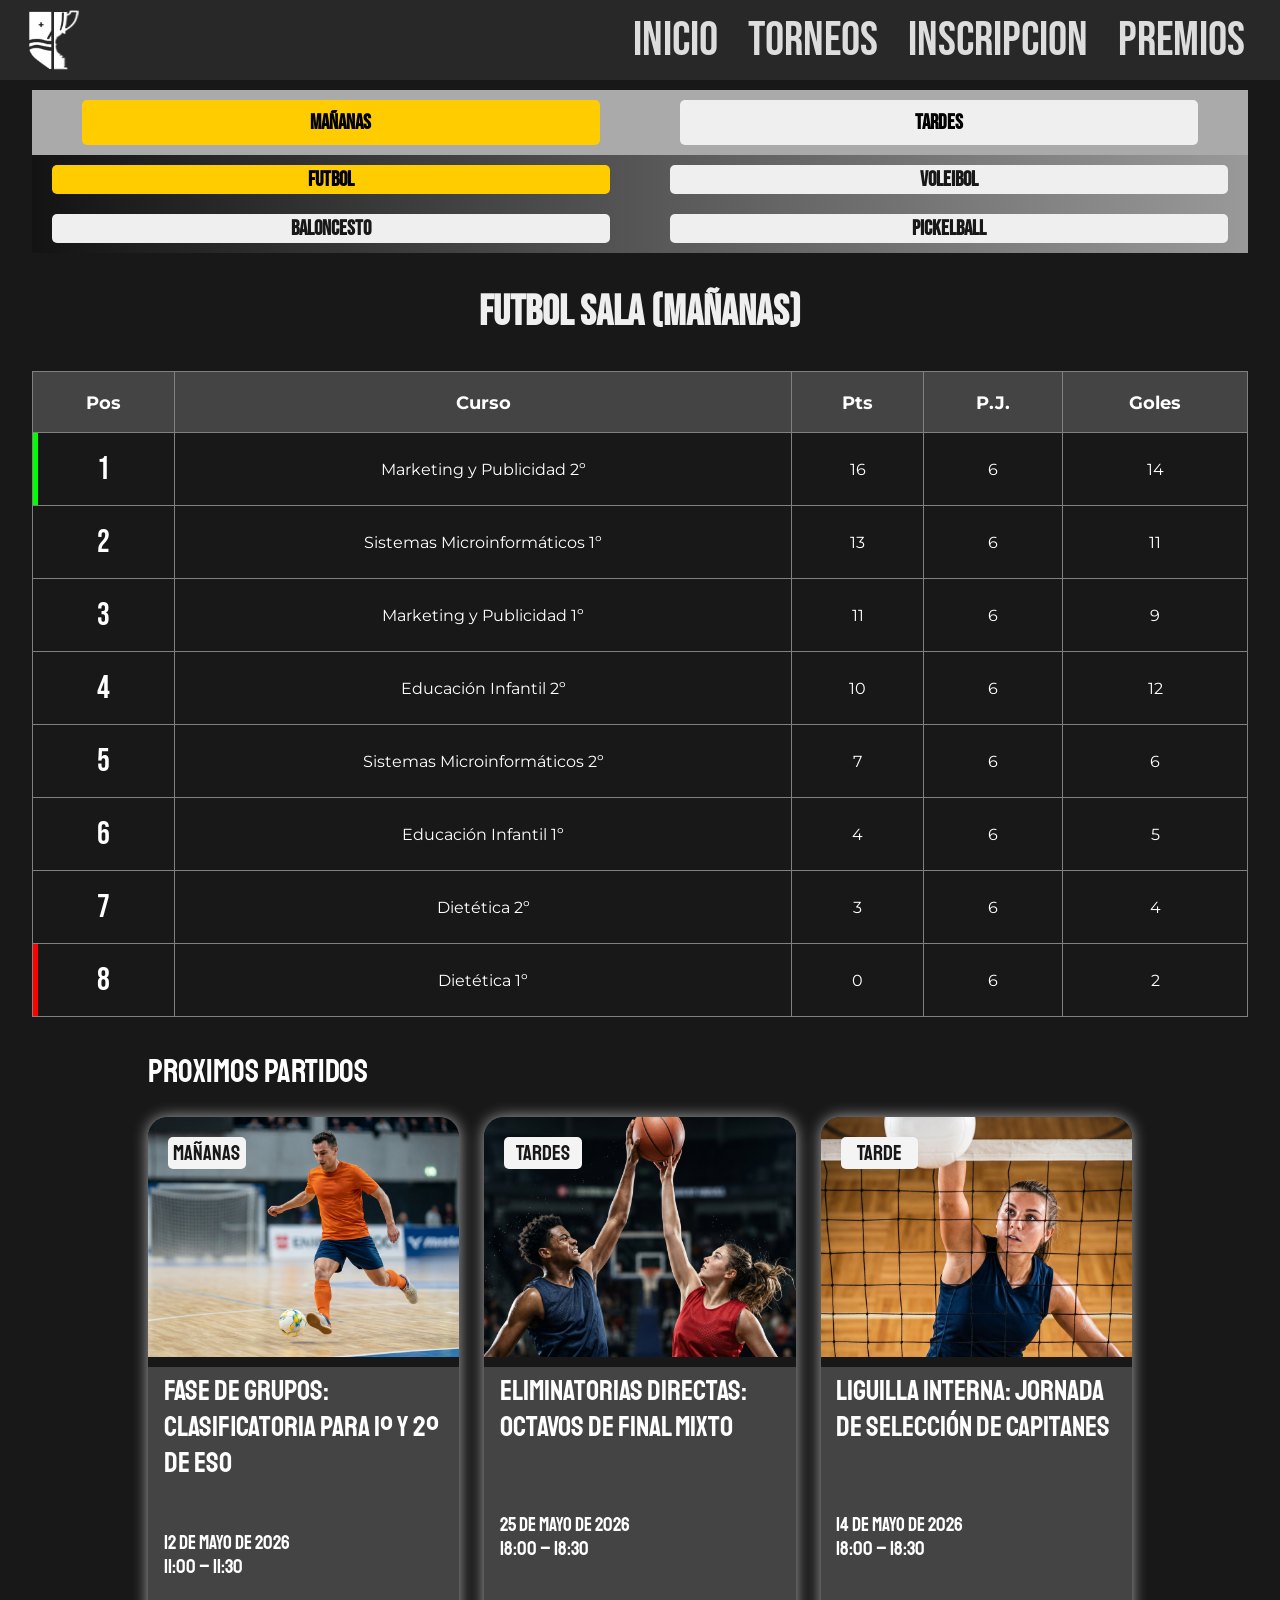
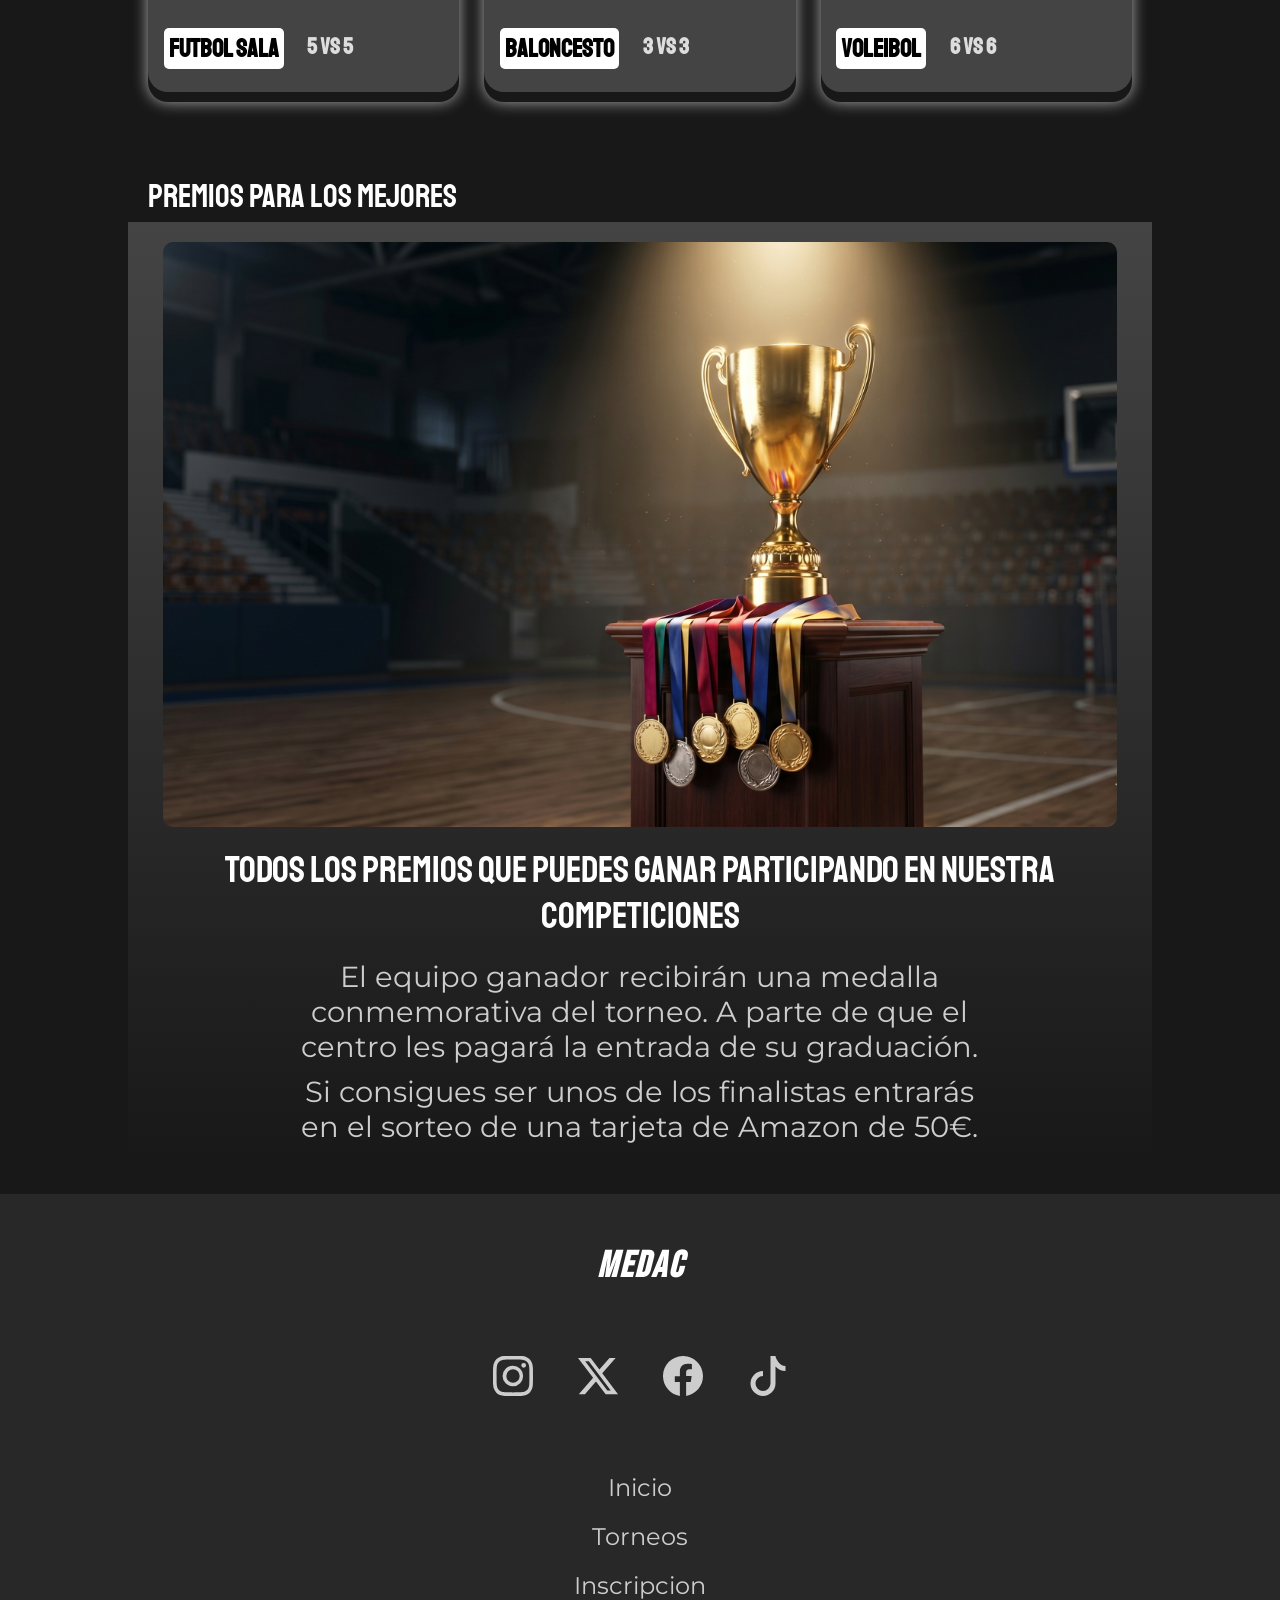
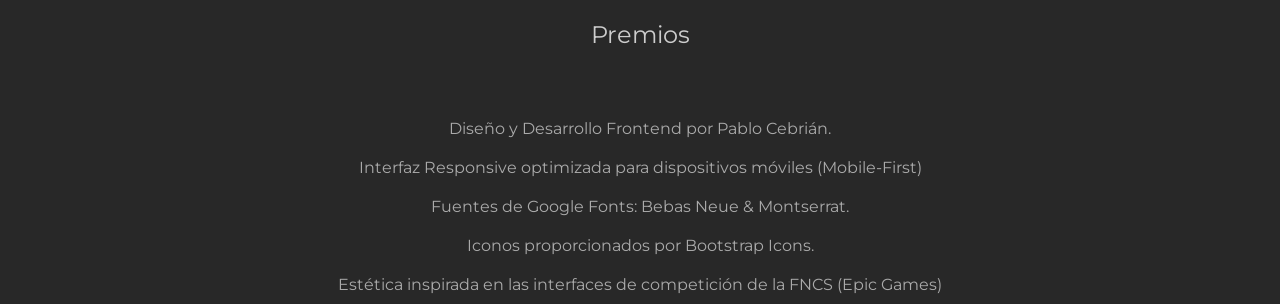
<file: torneos.html>
<!DOCTYPE html>
<html lang="en">
<head>
    <meta charset="UTF-8">
    <meta name="viewport" content="width=device-width, initial-scale=1.0">
    <title>Torneo Medac</title>
    <link rel="stylesheet" href="styles.css">

    <!--FUENTES-->
    <link rel="preconnect" href="https://fonts.googleapis.com">
    <link rel="preconnect" href="https://fonts.gstatic.com" crossorigin>
    <link href="https://fonts.googleapis.com/css2?family=Bebas+Neue&family=Instrument+Serif:ital@0;1&family=Montserrat:ital,wght@0,100..900;1,100..900&family=Oswald:wght@200..700&family=Staatliches&display=swap" rel="stylesheet">
</head>
<body>
    <header class="header">
        <div class="header__image">
            <img src="img/logo.png" class="header__image" alt="">
        </div>
        <nav class="header__nav">
            <input type="checkbox" id="nav-checkbox">
            <label class="header__nav-button" for="nav-checkbox">=</label>
            <ul class="header__list-nav">
                <li class="header__list-item"><a href="index.html">Inicio</a></li>
                <li class="header__list-item"><a href="#">Torneos</a></li>
                <li class="header__list-item"><a href="inscripcion.html">Inscripcion</a></li>
                <li class="header__list-item"><a href="premios.html">Premios</a></li>
            </ul>
        </nav>
    </header>

    <main>
        <input type="radio" name="turno" id="turno-manana" checked hidden>
        <input type="radio" name="turno" id="turno-tarde" hidden>

        <input type="radio" name="ver-deportes" id="ver-futbol" checked hidden>
        <input type="radio" name="ver-deportes" id="ver-volley" hidden>
        <input type="radio" name="ver-deportes" id="ver-baloncesto" hidden>
        <input type="radio" name="ver-deportes" id="ver-pickelball" hidden>
        
        <div class="seleccion__deportes">
            <div class="seleccion--turnos">
                <label for="turno-manana">Mañanas</label>
                <label for="turno-tarde">Tardes</label>
            </div>

            <ul class="deportes__list">
                <li class="deportes__list--item"> <label for="ver-futbol">Futbol</label></li>
                <li class="deportes__list--item"> <label for="ver-volley">Voleibol</label></li>
                <li class="deportes__list--item"> <label for="ver-baloncesto">Baloncesto</label></li>
                <li class="deportes__list--item"> <label for="ver-pickelball">Pickelball</label></li>
            </ul>
        </div>

        <div class="seccion__tablas  futbol tarde">
            <h2>Futbol Sala (Tardes)</h2>
        
            <table class="tabla__clasificacion" border="1">
                <thead>
                    <tr>
                        <th>Pos</th>
                        <th>Curso</th>
                        <th>Pts</th>
                        <th>P.J.</th>
                        <th>Goles</th>
                    </tr>
                </thead>
                <tbody class="tabla__clasificacion--cuerpo">
                    <tr class="fila1">
                        <td>1</td>
                        <td>Desarrollo Web 1º</td>
                        <td>15</td>
                        <td>6</td>
                        <td>12</td>
                    </tr>
                    <tr class="fila2">
                        <td>2</td>
                        <td>Administración y Finanzas 2º</td>
                        <td>12</td>
                        <td>6</td>
                        <td>10</td>
                    </tr>
                    <tr class="fila3">
                        <td>3</td>
                        <td>Farmacia 1º</td>
                        <td>10</td>
                        <td>6</td>
                        <td>8</td>
                    </tr>
                    <tr class="fila4">
                        <td>4</td>
                        <td>Desarrollo Web 2º</td>
                        <td>9</td>
                        <td>6</td>
                        <td>11</td>
                    </tr>
                    <tr class="fila5">
                        <td>5</td>
                        <td>Farmacia 2º</td>
                        <td>4</td>
                        <td>6</td>
                        <td>5</td>
                    </tr>
                    <tr class="fila6">
                        <td>6</td>
                        <td>Administración y Finanzas 1º</td>
                        <td>1</td>
                        <td>6</td>
                        <td>3</td>
                    </tr>
                </tbody>
            </table>
                
        </div>

        <div class="seccion__tablas futbol mananas">
            <h2>Futbol Sala (Mañanas)</h2>

            <table class="tabla__clasificacion" border="1">
                <thead>
                    <tr>
                        <th>Pos</th>
                        <th>Curso</th>
                        <th>Pts</th>
                        <th>P.J.</th>
                        <th>Goles</th>
                    </tr>
                </thead>
                <tbody class="tabla__clasificacion--cuerpo">
                    <tr class="fila1">
                        <td>1</td>
                        <td>Marketing y Publicidad 2º</td>
                        <td>16</td>
                        <td>6</td>
                        <td>14</td>
                    </tr>
                    <tr class="fila2">
                        <td>2</td>
                        <td>Sistemas Microinformáticos 1º</td>
                        <td>13</td>
                        <td>6</td>
                        <td>11</td>
                    </tr>
                    <tr class="fila3">
                        <td>3</td>
                        <td>Marketing y Publicidad 1º</td>
                        <td>11</td>
                        <td>6</td>
                        <td>9</td>
                    </tr>
                    <tr class="fila4">
                        <td>4</td>
                        <td>Educación Infantil 2º</td>
                        <td>10</td>
                        <td>6</td>
                        <td>12</td>
                    </tr>
                    <tr class="fila5">
                        <td>5</td>
                        <td>Sistemas Microinformáticos 2º</td>
                        <td>7</td>
                        <td>6</td>
                        <td>6</td>
                    </tr>
                    <tr class="fila6">
                        <td>6</td>
                        <td>Educación Infantil 1º</td>
                        <td>4</td>
                        <td>6</td>
                        <td>5</td>
                    </tr>
                    <tr class="fila7">
                        <td>7</td>
                        <td>Dietética 2º</td>
                        <td>3</td>
                        <td>6</td>
                        <td>4</td>
                    </tr>
                    <tr class="fila8">
                        <td>8</td>
                        <td>Dietética 1º</td>
                        <td>0</td>
                        <td>6</td>
                        <td>2</td>
                    </tr>
                </tbody>
            </table>
        </div>

        <div class="seccion__tablas volley mananas">
            <h2>Volleyball (Mañanas)</h2>

            <table class="tabla__clasificacion" border="1">
                <thead>
                    <tr>
                        <th>Pos</th>
                        <th>Curso</th>
                        <th>Pts</th>
                        <th>P.J.</th>
                        <th>P.G.</th>
                    </tr>
                </thead>
                <tbody class="tabla__clasificacion--cuerpo">
                    <tr class="fila1">
                        <td>1</td>
                        <td>Higiene Bucodental 2º</td>
                        <td>18</td>
                        <td>6</td>
                        <td>6</td>
                    </tr>
                    <tr class="fila2">
                        <td>2</td>
                        <td>Integración Social 1º</td>
                        <td>15</td>
                        <td>6</td>
                        <td>5</td>
                    </tr>
                    <tr class="fila3">
                        <td>3</td>
                        <td>Higiene Bucodental 1º</td>
                        <td>12</td>
                        <td>6</td>
                        <td>4</td>
                    </tr>
                    <tr class="fila4">
                        <td>4</td>
                        <td>Automoción 2º</td>
                        <td>9</td>
                        <td>6</td>
                        <td>3</td>
                    </tr>
                    <tr class="fila5">
                        <td>5</td>
                        <td>Integración Social 2º</td>
                        <td>6</td>
                        <td>6</td>
                        <td>2</td>
                    </tr>
                    <tr class="fila6">
                        <td>6</td>
                        <td>Automoción 1º</td>
                        <td>3</td>
                        <td>6</td>
                        <td>1</td>
                    </tr>
                    <tr class="fila7">
                        <td>7</td>
                        <td>Comercio Internacional 2º</td>
                        <td>3</td>
                        <td>6</td>
                        <td>1</td>
                    </tr>
                    <tr class="fila8">
                        <td>8</td>
                        <td>Comercio Internacional 1º</td>
                        <td>0</td>
                        <td>6</td>
                        <td>0</td>
                    </tr>
                </tbody>
            </table>
        </div>



        <div class="seccion__tablas volley tarde">
            <h2>Volleyball (Tardes)</h2>

            <table class="tabla__clasificacion" border="1">
                <thead>
                    <tr>
                        <th>Pos</th>
                        <th>Curso</th>
                        <th>Pts</th>
                        <th>P.J.</th>
                        <th>P.G.</th>
                    </tr>
                </thead>
                <tbody class="tabla__clasificacion--cuerpo">
                    <tr class="fila1">
                        <td>1</td>
                        <td>Desarrollo Web 1º</td>
                        <td>16</td>
                        <td>6</td>
                        <td>5</td>
                    </tr>
                    <tr class="fila2">
                        <td>2</td>
                        <td>Administración y Finanzas 2º</td>
                        <td>13</td>
                        <td>6</td>
                        <td>4</td>
                    </tr>
                    <tr class="fila3">
                        <td>3</td>
                        <td>Farmacia 1º</td>
                        <td>11</td>
                        <td>6</td>
                        <td>4</td>
                    </tr>
                    <tr class="fila4">
                        <td>4</td>
                        <td>Desarrollo Web 2º</td>
                        <td>10</td>
                        <td>6</td>
                        <td>3</td>
                    </tr>
                    <tr class="fila5">
                        <td>5</td>
                        <td>Farmacia 2º</td>
                        <td>7</td>
                        <td>6</td>
                        <td>2</td>
                    </tr>
                    <tr class="fila6">
                        <td>6</td>
                        <td>Administración y Finanzas 1º</td>
                        <td>4</td>
                        <td>6</td>
                        <td>1</td>
                    </tr>

                    <tr class="fila7">
                        <td>7</td>
                        <td>Emergencias Sanitarias 2º</td>
                        <td>3</td>
                        <td>6</td>
                        <td>1</td>
                    </tr>
                    <tr class="fila8">
                        <td>8</td>
                        <td>Emergencias Sanitarias 1º</td>
                        <td>0</td>
                        <td>6</td>
                        <td>0</td>
                    </tr>
                </tbody>
            </table>
        </div>

<div class="seccion__tablas baloncesto tarde">
    <h2>
        Baloncesto (Tardes)</h2>
    <table class="tabla__clasificacion" border="1">
        <thead>
            <tr>
                <th>Pos</th>
                <th>Curso</th>
                <th>Pts</th>
                <th>P.J.</th>
                <th>P.G.</th>
            </tr>
        </thead>
        <tbody class="tabla__clasificacion--cuerpo">
            <tr class="fila1">
                <td>1</td>
                <td>Desarrollo Web 2º</td>
                <td>15</td>
                <td>5</td>
                <td>5</td>
            </tr>
            <tr class="fila2">
                <td>2</td>
                <td>Administración y Finanzas 2º</td>
                <td>9</td>
                <td>5</td>
                <td>3</td>
            </tr>
            <tr class="fila3">
                <td>3</td>
                <td>Farmacia 2º</td>
                <td>6</td>
                <td>5</td>
                <td>2</td>
            </tr>
            <tr class="fila4">
                <td>4</td>
                <td>Emergencias Sanitarias 1º</td>
                <td>0</td>
                <td>5</td>
                <td>0</td>
            </tr>
        </tbody>
    </table>
</div>

        <div class="seccion__tablas baloncesto mananas">
            <h2>Baloncesto (Mañanas)</h2>
            <table class="tabla__clasificacion" border="1">
                <thead>
                    <tr>
                        <th>Pos</th>
                        <th>Curso</th>
                        <th>Pts</th>
                        <th>P.J.</th>
                        <th>P.G.</th>
                    </tr>
                </thead>
                <tbody class="tabla__clasificacion--cuerpo">
                    <tr class="fila1">
                        <td>1</td>
                        <td>Integración Social 1º</td>
                        <td>12</td>
                        <td>4</td>
                        <td>4</td>
                    </tr>
                    <tr class="fila2">
                        <td>2</td>
                        <td>Higiene Bucodental 2º</td>
                        <td>9</td>
                        <td>4</td>
                        <td>3</td>
                    </tr>
                    <tr class="fila3">
                        <td>3</td>
                        <td>Automoción 1º</td>
                        <td>6</td>
                        <td>4</td>
                        <td>2</td>
                    </tr>
                    <tr class="fila4">
                        <td>4</td>
                        <td>Comercio Internacional 2º</td>
                        <td>3</td>
                        <td>4</td>
                        <td>1</td>
                    </tr>
                    <tr class="fila5">
                        <td>5</td>
                        <td>Integración Social 2º</td>
                        <td>0</td>
                        <td>4</td>
                        <td>0</td>
                    </tr>
                </tbody>
            </table>
        </div>

        <div class="seccion__tablas pickelball mananas">
            <h2>Pickleball (Mañanas)</h2>
            <table class="tabla__clasificacion" border="1">
                <thead>
                    <tr>
                        <th>Pos</th>
                        <th>Curso</th>
                        <th>Pts</th>
                        <th>P.J.</th>
                        <th>P.G.</th>
                    </tr>
                </thead>
                <tbody class="tabla__clasificacion--cuerpo">
                    <tr class="fila1">
                        <td>1</td>
                        <td>Higiene Bucodental 1º</td>
                        <td>6</td>
                        <td>2</td>
                        <td>2</td>
                    </tr>
                    <tr class="fila2">
                        <td>2</td>
                        <td>Automoción 2º</td>
                        <td>0</td>
                        <td>2</td>
                        <td>0</td>
                    </tr>
                </tbody>
            </table>
        </div>

<div class="seccion__tablas pickelball tarde">
    <h2>Pickleball (Tardes)</h2>
    <table class="tabla__clasificacion" border="1">
        <thead>
            <tr>
                <th>Pos</th>
                <th>Curso</th>
                <th>Pts</th>
                <th>P.J.</th>
                <th>P.G.</th>
            </tr>
        </thead>
        <tbody class="tabla__clasificacion--cuerpo">
            <tr class="fila1">
                <td>1</td>
                <td>Desarrollo Web 1º</td>
                <td>3</td>
                <td>1</td>
                <td>1</td>
            </tr>
            <tr class="fila2">
                <td>2</td>
                <td>Farmacia 2º</td>
                <td>0</td>
                <td>1</td>
                <td>0</td>
            </tr>
        </tbody>
    </table>
</div>


        <div class="inicio__cuerpo">
            <div class="inicio-seccion seccion1">
                <h3 class="seccion__titulo">Proximos Partidos</h3>

                <div class="inicio--carrusel">
                    <a href="" class="proximo-torneo">
                        <div class="torneo__img torneo__img1">
                            <p class="torneo--turno">Mañanas</p>
                        </div>
                        <div class="torneo__info">
                            <p class="info--titulo">Fase de Grupos: Clasificatoria para 1º y 2º de ESO</p>
                            <div class="info--fecha">
                                <p>12 de mayo de 2026</p>
                                <p>11:00 – 11:30</p>
                            </div>
                            <div class="deporteNumero">
                                <h4>Futbol Sala</h4>
                                <h4>5 vs 5</h4>
                            </div>
                        </div>
                    </a>

                    <a href="" class="proximo-torneo">
                        <div class="torneo__img torneo__img2">
                            <p class="torneo--turno">Tardes</p>
                        </div>
                        <div class="torneo__info">
                            <p class="info--titulo">Eliminatorias Directas: Octavos de Final Mixto</p>
                            <div class="info--fecha">
                                <p>25 de mayo de 2026</p>
                                <p>18:00 – 18:30</p>
                            </div>
                            <div class="deporteNumero">
                                <h4>Baloncesto</h4>
                                <h4>3 vs 3</h4>
                            </div>
                        </div>
                    </a>
    
                    <a href="" class="proximo-torneo">
                        <div class="torneo__img torneo__img3">
                            <p class="torneo--turno">Tarde</p>
                        </div>
                        <div class="torneo__info">
                            <p class="info--titulo">Liguilla Interna: Jornada de Selección de Capitanes</p>
                            <div class="info--fecha">
                                <p>14 de mayo de 2026</p>
                                <p>18:00 – 18:30</p>
                            </div>
                            <div class="deporteNumero">
                                <h4>Voleibol</h4>
                                <h4>6 vs 6</h4>
                            </div>
                        </div>
                    </a>
                </div>
            </div>

            <div class="inicio-seccion seccion2">
                <h3 class="seccion__titulo">Premios Para los Mejores</h3>
                <div class="seccion2--cuerpo">
                    <div class="seccion2--img"></div>
                    <h4>Todos los premios que puedes ganar participando en nuestra competiciones</h4>
                    <div class="seccion2--texto">
                        <p>El equipo ganador recibirán una medalla conmemorativa del torneo.
                        A parte de que el centro les pagará la entrada de su graduación.
                        </p>
                        <p>
                            Si consigues ser unos de los finalistas entrarás en el sorteo de una tarjeta de Amazon de 50€.
                        </p>
                    </div>
                </div>
            </div>
        </div>
    </main>

        <footer>
        <div class="fotter--media">
            <h3>MEDAC</h3>
            <div class="media--icons">
                <a href="" class="media--enlace ig"><svg xmlns="http://www.w3.org/2000/svg" width="40" height="40" fill="currentColor" class="bi bi-instagram" viewBox="0 0 16 16">
<path d="M8 0C5.829 0 5.556.01 4.703.048 3.85.088 3.269.222 2.76.42a3.9 3.9 0 0 0-1.417.923A3.9 3.9 0 0 0 .42 2.76C.222 3.268.087 3.85.048 4.7.01 5.555 0 5.827 0 8.001c0 2.172.01 2.444.048 3.297.04.852.174 1.433.372 1.942.205.526.478.972.923 1.417.444.445.89.719 1.416.923.51.198 1.09.333 1.942.372C5.555 15.99 5.827 16 8 16s2.444-.01 3.298-.048c.851-.04 1.434-.174 1.943-.372a3.9 3.9 0 0 0 1.416-.923c.445-.445.718-.891.923-1.417.197-.509.332-1.09.372-1.942C15.99 10.445 16 10.173 16 8s-.01-2.445-.048-3.299c-.04-.851-.175-1.433-.372-1.941a3.9 3.9 0 0 0-.923-1.417A3.9 3.9 0 0 0 13.24.42c-.51-.198-1.092-.333-1.943-.372C10.443.01 10.172 0 7.998 0zm-.717 1.442h.718c2.136 0 2.389.007 3.232.046.78.035 1.204.166 1.486.275.373.145.64.319.92.599s.453.546.598.92c.11.281.24.705.275 1.485.039.843.047 1.096.047 3.231s-.008 2.389-.047 3.232c-.035.78-.166 1.203-.275 1.485a2.5 2.5 0 0 1-.599.919c-.28.28-.546.453-.92.598-.28.11-.704.24-1.485.276-.843.038-1.096.047-3.232.047s-2.39-.009-3.233-.047c-.78-.036-1.203-.166-1.485-.276a2.5 2.5 0 0 1-.92-.598 2.5 2.5 0 0 1-.6-.92c-.109-.281-.24-.705-.275-1.485-.038-.843-.046-1.096-.046-3.233s.008-2.388.046-3.231c.036-.78.166-1.204.276-1.486.145-.373.319-.64.599-.92s.546-.453.92-.598c.282-.11.705-.24 1.485-.276.738-.034 1.024-.044 2.515-.045zm4.988 1.328a.96.96 0 1 0 0 1.92.96.96 0 0 0 0-1.92m-4.27 1.122a4.109 4.109 0 1 0 0 8.217 4.109 4.109 0 0 0 0-8.217m0 1.441a2.667 2.667 0 1 1 0 5.334 2.667 2.667 0 0 1 0-5.334"/>
</svg></a>
                <a href="" class="media--enlace"> <svg xmlns="http://www.w3.org/2000/svg" width="40" height="40" fill="currentColor" class="bi bi-twitter-x" viewBox="0 0 16 16">
<path d="M12.6.75h2.454l-5.36 6.142L16 15.25h-4.937l-3.867-5.07-4.425 5.07H.316l5.733-6.57L0 .75h5.063l3.495 4.633L12.601.75Zm-.86 13.028h1.36L4.323 2.145H2.865z"/>
</svg></a>
                <a href="" class="media--enlace"><svg xmlns="http://www.w3.org/2000/svg" width="40" height="40" fill="currentColor" class="bi bi-facebook" viewBox="0 0 16 16">
<path d="M16 8.049c0-4.446-3.582-8.05-8-8.05C3.58 0-.002 3.603-.002 8.05c0 4.017 2.926 7.347 6.75 7.951v-5.625h-2.03V8.05H6.75V6.275c0-2.017 1.195-3.131 3.022-3.131.876 0 1.791.157 1.791.157v1.98h-1.009c-.993 0-1.303.621-1.303 1.258v1.51h2.218l-.354 2.326H9.25V16c3.824-.604 6.75-3.934 6.75-7.951"/>
</svg></a>
                <a href="" class="media--enlace"><svg xmlns="http://www.w3.org/2000/svg" width="40" height="40" fill="currentColor" class="bi bi-tiktok" viewBox="0 0 16 16">
<path d="M9 0h1.98c.144.715.54 1.617 1.235 2.512C12.895 3.389 13.797 4 15 4v2c-1.753 0-3.07-.814-4-1.829V11a5 5 0 1 1-5-5v2a3 3 0 1 0 3 3z"/>
</svg></a>
            </div>
        </div>

        <div class="footer--cuerpo">
            <a href="index.html" class="footer--link">Inicio</a>
            <a href="torneos.html" class="footer--link">Torneos</a>
            <a href="inscripcion.html" class="footer--link">Inscripcion</a>
            <a href="premios.html" class="footer--link">Premios</a>
        </div>

        <div class="footer--creditos">
            <p>Diseño y Desarrollo Frontend por Pablo Cebrián.</p>
            <p>Interfaz Responsive optimizada para dispositivos móviles (Mobile-First)</p>
            <p>Fuentes de Google Fonts: Bebas Neue & Montserrat.</p>
            <p>Iconos proporcionados por Bootstrap Icons.</p>
            <p>Estética inspirada en las interfaces de competición de la FNCS (Epic Games)</p>
        </div>
    </footer>
</body>
</html>
</file>
<file: styles.css>
.instrument-serif-regular {
    font-family: "Instrument Serif", serif;
    font-weight: 400;
    font-style: normal;
}

.instrument-serif-regular-italic {
    font-family: "Instrument Serif", serif;
    font-weight: 400;
    font-style: italic;
}


body {
    font-family: "Instrument Serif";
    background-color: #f00;
    background-color: #181818;
    
}

body, header, ul, li, nav, p, div, a {
    margin: 0;
    padding: 0;
    box-sizing: border-box;
}


/*-----HEADER-------*/
.header {
    display: flex;
    width: 100%;
    height: 80px;
    justify-content: space-between;
    align-items: center;
    font-size: 3rem;
    background-color: #282828;
    z-index: 1;
    
}

.header * {
    padding: 0 0px;
}

.header__image {
    display: grid;
    width: 64px;
    margin-left: 5px;
}



.header__nav-button {
    font-weight: 800;
    color: #fff;
    padding-right: 20px;
}

#nav-checkbox{
    display: none;
    color: white;
}

.header__list-nav {
    display: none;
    list-style: none;
    position: absolute;

}

label {
    font-weight: 700;
}

#nav-checkbox:checked ~ .header__list-nav {
    font-family: "Bebas Neue";
    width: 100%;
    height: 80vh;
    background-color: #383838;
    display: flex;
    position: absolute;
    flex-direction: column;
    justify-content: space-evenly;
    top: 80px;
    left: 0;
    z-index: 1;
}

.header__list-item {
    text-align: center;
    margin: 30px 0px;
    justify-content: space-around;
    width: 100%;
    padding: 0;
    margin: 0;
}

.header__list-item a {
    display: block;
    text-decoration: none;
    color: #ddd;
    box-sizing: border-box;
    padding: 50px 0;
    width: 100%;
    
}

/*-----HEADER-------*/


/*-----INICIO-------*/
    /*-----PORTADA-------*/
.portada {
    font-family: "Bebas Neue", sans-serif;
    display: flex;
    flex-direction: column;
    background-image: 
    linear-gradient(to top, #181818 12% , #0000 60%), 
    url('img/bg_hor_inicio.png');
    background-color: #181818;
    background-position: 51% -300%;
    background-size: 300%;
    background-repeat: no-repeat;
    width: 100%;
    min-height: 80vh;
}

.portada__texto {
    margin: auto;
    display: flex;
    flex-direction: column;
    margin-bottom: 7%;
}

.portada__texto h2 {

    font-size: 2.9em;
    padding: 20px;
    padding-bottom: 0;
    margin: 0;
    letter-spacing: 3px;
    text-wrap: pretty;
    text-align: center;
    color: #fff;
}

.portada__texto p {
    font-size: 1.7em;
    font-weight: 100;
    margin-top: 10px;
    padding: 0px 50px;
    text-wrap: pretty;
    text-align: center;
    color: #fff;
}

.portada__boton {
    font-family: "Bebas Neue", sans-serif;
    text-decoration: none;
    text-align: center;
    font-size: 3rem;
    background-color: #eee; 
    width: 50%;
    padding: 5px 0;
    color: #000;
    border-radius: 20px;
    margin: auto;
    margin-top: 20px;
}

.portada__boton:hover {
    color: #ffd700;
    background-color: #282828;
}
    /*-----PORTADA-------*/
    /*-----CUERPO-------*/

.inicio__cuerpo {
    display: flex;
    flex-direction: column;
    margin: 30px 0;
}
.inicio-seccion {
    width: 100%;
    font-family: "Staatliches", sans-serif;
    margin-bottom: 30px;
}

.seccion__titulo {
    margin: 5px 20px;
    color: #fff;
    font-size: 2em;
    font-weight: 500;
}

.inicio--carrusel {
    display: flex;
    width: 100%;
    overflow-x: auto;
    scroll-snap-type: x mandatory;
    scroll-snap-align: center;
    
    padding: 20px;
    gap: 25px;
}

.proximo-torneo {
    display: flex;
    flex-direction: column;
    width: 90vw;
    min-width: 90%;
    min-height: 65vh;
    border-radius: 20px;
    box-shadow: 0 0 15px #aaa;
    text-decoration: none;
    gap: 10px;
    padding-bottom: 10px;
}


.torneo__img {
    height: 240px;
    width: 100%;
    flex-grow: 1;
    background-position: 60% 50%;
    background-size: cover;
    flex-shrink: 0;
    border-radius: 20px 20px 0 0;
    position: relative;
}
.torneo__img1 {
    background-image: url(img/futsal_img.png);
}
.torneo__img2 {
    background-image: url(img/baloncesto_img.png);
    background-position: 50% 50%;
}
.torneo__img3 {
    background-image: url(img/volleyball_img.png);
}

.torneo--turno {
    background-color: #f4f4f4;
    color: #181818;
    width: 25%;
    font-size: 1.3em;
    text-align: center;
    border-radius: 5px;
    padding: 3px;
    margin: 20px;
}

.torneo__info {
    height: 100%;
    background-color: #444;
    display: flex;
    flex-direction: column;
    flex-grow: 1;
    justify-content: space-between;
    flex-grow: 1;
    color: #fff;
    border-radius: 0 0 20px 20px;
    padding-bottom: 20px;
}

.info--titulo {
    font-size: 1.8em;
    margin: 2% 5%;
    margin-bottom: 1%;
}

.info--fecha {
    font-size: 1.2em;
    font-weight: 100;
    margin: 1% 5%;
    margin-bottom: 1%;
}

.deporteNumero {
    display: flex;
    padding: 0;
    margin: 0;
}

.deporteNumero h4 {
    font-size: 1.55em;
    padding: 5px;
    border-radius: 5px;
    background-color: #fff;
    color: #000;
    margin: 1% 5%;
    margin-right: 1%;
}

.deporteNumero h4:last-child {
    background-color:#0000;
    color: #ddd;
    font-size: 1.4em;

}


.seccion2--cuerpo {
    display: flex;
    width: 100%;
    flex-direction: column;
    padding: 10px;
    background: linear-gradient(to bottom, #444, #181818);
}

.seccion2--img {
    background-image: url(img/premios.png);
    margin: auto;
    margin-bottom: 10px;
    width: 95%;
    height: 25vh;
    background-size: cover;
    background-position: center;
    margin: 10px auto;
    border-radius: 10px;
}

.seccion2--cuerpo h4 {
    color: #fff;
    font-size: 2.3em;
    margin-top: 10px;
    margin-bottom: 10px;
    font-weight: 500;
    text-align: center;
}

.seccion2--cuerpo p {
    font-family: "Montserrat";
    color: #cdcdcd;
    text-align: center;
    margin: 10px;
    font-size: 1.3rem;

}

.seccion3 {
    margin-top: 20px;
}

.seccion3 .seccion__titulo{
    font-size: 3em;
    text-align: center;
    text-wrap: balance;
}

.seccion3--cuerpo{
    width: 100%;
    display: flex;
    justify-content: center;
}
.seccion3--cuerpo a{
    font-size: 1.8rem;
    text-decoration: none;
    color: #111;
    padding: 7px 12px;
    background-color: #fff;
    border-radius: 11px;
}

.seccion3--cuerpo a:hover {
    background-color: #ffd700;
    color: #000;
}

iframe {
    display: flex;
    margin: auto;
    margin-top: 60px;
    box-shadow: 0 0 20px #fff;
    border-radius: 15px;
}

    /*-----CUERPO-------*/
    
    /*-----FOOTER-------*/
footer {
    display: flex;
    flex-direction: column;
    width: 100%;
    color: #aaa;
    background-color: #282828;
    font-family: "Montserrat";
}

.fotter--media h3 {
    color: #fff;
    width: 100%;
    font-size: 2.3rem;
    font-style: italic;
    font-family: "Bebas Neue";
    text-align: center;
    margin: 50px 0;
    letter-spacing: 2px;
}

.media--icons {
    width: 100%;
    display: flex;
    justify-content: center;
}
    
.media--enlace {
    display: grid;
    place-items: center;
    margin: 10px 15px;
    width: 55px;
    height: 55px;
    color: #cdcdcd;
}

.media--enlace:hover {
    color: #ffd700;
}

.footer--cuerpo{
    display: flex;
    flex-direction: column;
    margin: 50px 0;
}

.footer--link {
    text-decoration: none;
    margin: auto;
    color: #cdcdcd;
    font-size: 1.5em;
    padding: 10px;
}

.footer--creditos {
    display: flex;
    flex-direction: column;
}

.footer--creditos p {
    text-align: center;
    margin: 10px;
}
    /*-----FOOTER-------*/
/*-----INICIO-------*/

/*-----TORNEOS-------*/
.deportes__list {
    font-family: "Bebas Neue";
    font-size: 1.3rem;
    display: flex;
    flex-wrap: wrap;
    color: #181818;
    padding: 10px 0;
    background: linear-gradient(to right, #131313, #999);
    min-height: 20px;
    gap: 20px;
}

.deportes__list--item {
    display: flex;
    justify-content: center;
    padding: 0;
    overflow: hidden;
    list-style: none;
    background-color: #efefef;
    border-radius: 5px;
    margin: auto 20px;
    flex-grow: 1;
    flex-shrink: 1;
    flex-basis: 40%;
}

.deportes__list--item label{
    width: 100%;
    height: 100%;
    text-align: center;
    padding: 2px;
}

.seleccion--turnos {
    display: flex;
    background-color: #aaa;
    margin-top: 10px;
    padding: 10px;
    font-size: 1.3rem;
    
}

.seleccion--turnos label {
    margin: auto;
    background-color: #efefef;
    font-family: "Bebas Neue";
    padding: 10px 20px;
    border-radius: 5px;
}


#turno-manana:checked ~ .seleccion__deportes .seleccion--turnos label[for="turno-manana"],
#turno-tarde:checked ~ .seleccion__deportes .seleccion--turnos label[for="turno-tarde"] {
    background-color: #ffcc00;
    color: black;
}


#ver-futbol:checked ~ .seleccion__deportes .deportes__list--item:has([for="ver-futbol"]),
#ver-volley:checked ~ .seleccion__deportes .deportes__list--item:has([for="ver-volley"]),
#ver-baloncesto:checked ~ .seleccion__deportes .deportes__list--item:has([for="ver-baloncesto"]),
#ver-pickelball:checked ~ .seleccion__deportes .deportes__list--item:has([for="ver-pickelball"]) {
    background-color: #ffcc00;
    color: black;
}

    /*-----TABLAS-------*/
.seccion__tablas {
    display: none;
    color: white;
    font-family: "Montserrat";
    margin: 0 10px;
}



#turno-tarde:checked ~ #ver-futbol:checked ~ .seccion__tablas.futbol.tarde,
#turno-manana:checked ~ #ver-volley:checked ~ .seccion__tablas.volley.mananas,
#turno-tarde:checked ~ #ver-volley:checked ~ .seccion__tablas.volley.tarde,
#turno-manana:checked ~ #ver-baloncesto:checked ~ .seccion__tablas.baloncesto.mananas,
#turno-tarde:checked ~ #ver-baloncesto:checked ~ .seccion__tablas.baloncesto.tarde,
#turno-manana:checked ~ #ver-pickelball:checked ~ .seccion__tablas.pickelball.mananas,
#turno-tarde:checked ~ #ver-pickelball:checked ~ .seccion__tablas.pickelball.tarde,
#turno-manana:checked ~ #ver-futbol:checked ~ .seccion__tablas.futbol.mananas {
    display: block;
}

.seccion__tablas h2 {
    color: #efefef;
    font-family: "Bebas Neue";
    text-align: center;
    font-size: 2.6em;
}

.tabla__clasificacion {
    border-collapse: collapse; 
    width: 100%; 
    text-align: center;
}

.tabla__clasificacion thead th {
    font-size: 1.1rem;
    height: 50px;
    background-color: #444;
}

.tabla__clasificacion th{
    padding: 5px 10px;
}
.tabla__clasificacion td {
    height: 70px;
}

.tabla__clasificacion--cuerpo tr td:first-child{
    font-family: "Bebas Neue";
    font-size: 2em;
}

.tabla__clasificacion--cuerpo tr:first-child td:first-child{
    box-shadow: inset 5px 0 0 0 #0f0;
}

.tabla__clasificacion--cuerpo tr:last-child td:first-child{
    box-shadow: inset 5px 0 0 0 #f00;
}


    /*-----TABLAS-------*/
/*-----TORNEOS-------*/


/*-----INSCRIPCION-------*/
.inscripcion__form {
    display: flex;
    flex-direction: column;

    padding: 20px 0;
    font-family: "Montserrat";
    color: #eee;
}

.inscripcion h2 {
    color: #eee;
    font-family: "Bebas Neue";
    text-align: center;
    text-transform: uppercase;
    padding: 0;
    margin: 1% 0;
    font-size: 4em;
    letter-spacing: 10%;
}

.inscripcion__apartado {
    margin: 7px auto;
    width: 80%;
}

.apartado--select {
    width: 100%;
    font-weight: 200;
    font-size: 1.1rem;
    padding: 5px;
    border-radius: 15px;
    background-color: #ddd;
}


.apartado--select option {
    font-weight: 400;
    font-size: 1.2rem;
    padding: 150px 0;
    color: #111;
    border-radius: 10px;
    width: 50%;
}

.apartado--select option:disabled {
    color: white;
}

.inscripcion__apartado p{
    font-family: "Oswald";
    margin: 10px 0;
    font-weight: 500;
    font-size: 1.6rem;
}

.turnos--inscripcion {
    display: flex;
    flex-direction: column;
}

.apartado--turno label{
    font-size: 1.4rem;
}


    /*-----QyA-------*/

.qya__section {
    background-color: #1c1c1c;
    display: flex;
    flex-direction: column;

    padding: 20px 0;
    font-family: "Montserrat";
    color: #eee;
}

.qya__section h3 {
    text-align: center;
    padding: 5px;
    margin: 5px;
}


.qya__preguntas {
    margin: auto;
    width: 100%;
}

.qya__preguntas summary{
    padding: 15px 2.5%;
    border-bottom: 0.5px solid #aaa7;
    font-size: 1.05rem;
    font-weight: 600;
}

.qya__preguntas p {
    padding: 20px 20px;
    text-align: justify;
    background-color: #333;
    width: 100%;
    font-style: italic;
    border-bottom: 2px solid #fff;
    margin-bottom: 10px;
}


    /*-----QyA-------*/
/*-----INSCRIPCION-------*/


/*-----PREMIOS-------*/

.premios__page {
    font-family: "Bebas Neue";
    color: #fff;
}

.premios__page h2 {
    text-align: center;
    font-size: 3.5em;
    letter-spacing: 2px;
    padding: 0;
    margin: 10px;
}

.premios--section {
    background-color: #444;
    display: flex;
    flex-direction: column;
    border-radius: 10px;
    padding: 15px;
    margin: 20px;
}

.section--1{
    border: 1px solid #ffd700;
    box-shadow: 0 0 10px 0 #ffea00;
}

.section--2{
    border: 1px solid #c0c0c0;
    box-shadow: 0 0 10px 0 #c0c0c0;
}

.section--3{
    border: 1px solid #cc8e34;
    box-shadow: 0 0 10px 0 #cc8e34;
}

.premio--img1 {
    background: url(img/1er_puesto.jpg);
    background-position: center;
    background-size: cover;
}
.premio--img2 {
    background: url(img/2er_puesto.jpg);
    background-position: center;
    background-size: cover;
}
.premio--img3 {
    background: url(img/3er_puesto.png);
    background-position: center;
    background-size: cover;
}

.premios--img{
    box-sizing: border-box;
    width: 100%;
    height: 20vh;
    margin: auto;
    border-radius: 10px;
    background-color: red;
}


.premios__entrega{
    background: linear-gradient(#444 40%, #181818);
    padding: 20px;
}

.premios__entrega h3 {
    font-size: 2em;
    text-wrap: balance;
    margin: 0;
}

.entrega--texto p {
    font-family: "Montserrat";
    text-align: justify;
    text-wrap: pretty;
    margin: 20px 0;
    font-size: 1.2rem;
}

.entrega--info {
    margin: 20px 0;
}

.entrega--info h4 {
    font-size: 1.5rem;
    margin: 0;
    padding: 0;
}
.entrega--info p {
    font-size: 1rem;
    margin: 0;
}

/*-----PREMIOS-------*/



/*-----RESONPONSIVE-------*/

    /*-----Inicio-------*/
@media screen and (min-width: 395px) {
    .portada {
        background-position: center;
        background-size: cover;
    }
}

@media screen and (min-width: 624px){

    /*NAV RESPONSIVE*/
    .header {
        width: 100%;
        justify-content: space-between;
        position: sticky;
        top: 0;
        height: 80px;
    }

    .header__nav {
        height: 100%;
    }

    .header__image {
        margin-left: 10px;
    }
    
    .header__nav-button {
        display: none;
        
    }
    
    .header__list-nav {
        display: flex;
        flex-direction: row;
        position: relative;
        gap: 20px;
        height: 100%;
    }

    .header__list-item {
        text-align: center;
        margin: 0px 0px;
        justify-content: space-around;
        height: 100%;
        width: 100%;
        align-items: center;
        padding: 0;
        margin: 0;
    }
    
    .header__list-item:last-child {
        margin-right: 10px;
    }
    
    .header__list-item a {
        font-family: "Bebas Neue";
        font-size: 2.5rem;
        height: 100%;
        display: inline-flex;
        align-items: center;
        justify-content: center;
        text-decoration: none;
        color: #ddd;
        box-sizing: border-box;
        padding: 0 5px;
        width: 100%;
        box-sizing: border-box;
        
    }
    
    .header__list-item a:hover {
        box-sizing: border-box;
        color: #ffd700;
        box-shadow: inset 0px -5px 0 0px #ffd700; 
        z-index: 1000;
    }
    
    /*NAV RESPONSIVE*/

    .inicio-seccion {
        width: 80%;
        margin: auto;
    }

    .seccion2--img {
        height: 40vh;
    }

    .seccion3 {
        display: flex;
        flex-direction: column;
        margin-top: 70px;
        gap: 30px;
    }

    .seccion3--cuerpo a{
    font-size: 3rem;
    }   

    /*INSCRIPCION RESPONSIVE*/
    .inscripcion__form {
        background-color: #333;
        width: 90%;
        margin: auto;
        border-radius: 20px;
        margin-bottom: 50px;
    }

    .inscripcion__apartado p{
    font-size: 1.8rem;
}

    .qya__section {
    }
    
    .qya__preguntas {
        width: 90%;
        margin: auto;

    }

    /*INSCRIPCIONM RESPONSIVE*/
}

@media screen and (min-width: 1000px){
    .header__list-nav {
        margin-right: 20px;
    }

    .header__list-item a {
        font-size: 3rem;
    }

    .portada {
        height: 90vh;
    }


    .inicio--carrusel {

        width: 100%;
        margin: auto;
        padding: 20px;
        overflow-x: auto;
        scroll-snap-type: x mandatory;
        scroll-snap-align: center;
        gap: 25px;

    }

    
    .inicio-seccion {
        margin-top: 50px;
    }
    .seccion1 {
        margin-top: 0px;
    }
    
    .proximo-torneo {
        min-width: 300px;
        width: 400px;
    }

    .seccion2--texto{
        width: 70%;
        margin: auto;
        text-wrap: pretty;
    }

    .seccion2--texto h4 {
        font-size: 3rem;
    }

    .seccion2--texto p {
        font-size: 1.8rem;
    }

    .seccion2--img {
        height: 65vh;
    }

    .seccion3 {
        width: 50%;
    }

    
    /*-----TORNEOS-------*/

    .seleccion__deportes {
        justify-content: center;
        margin: auto;
        width: 95vw;
    }

    .seleccion--turnos label{
        width: 40%;
        justify-content: center;
        text-align: center;
    }

    .deportes__list{
        width: 95vw;
        margin: auto;
    }

    .tabla__clasificacion {
        width: 95vw;
        margin: auto;
    }
    
    /*-----TORNEOS-------*/


    /*-----Premios-------*/
    .premios--section {
        width: 75vw;
        margin-left: auto;
        margin-right: auto;
        font-size: 2em;
        padding-bottom: 40px;
    }

    .premios--img {
        height: 70vh;
        width: 100%;
        margin: auto;
        box-shadow: 0 0 20px #fff;
    }

    .premios--text {
        width: 90%;
        margin: auto;
        text-align: justify;
    }

    .premios__entrega {
        width: 75vw;
        margin: 80px auto;
        border-radius: 20px;
    }

    .premios__entrega h3 {
        text-align: center;
        font-size: 3em;
    }

    .entrega--texto {
        width: 80%;
        margin: auto;
    }
    
    .entrega--texto p {
        font-size: 2em;

    }

    .entrega--info {
        margin-top: 30px;
    }

    .entrega--info h4{
        font-size: 3em;
    }
    .entrega--info p{
        font-size: 1.6em;
    }

    /*-----PREMIOS-------*/

        /*INSCRIPCION RESPONSIVE*/
    .inscripcion__form {
        width: 80%;
    }
}




    /*-----Inicio-------*/


    

/*-----RESONPONSIVE-------*/
</file>
